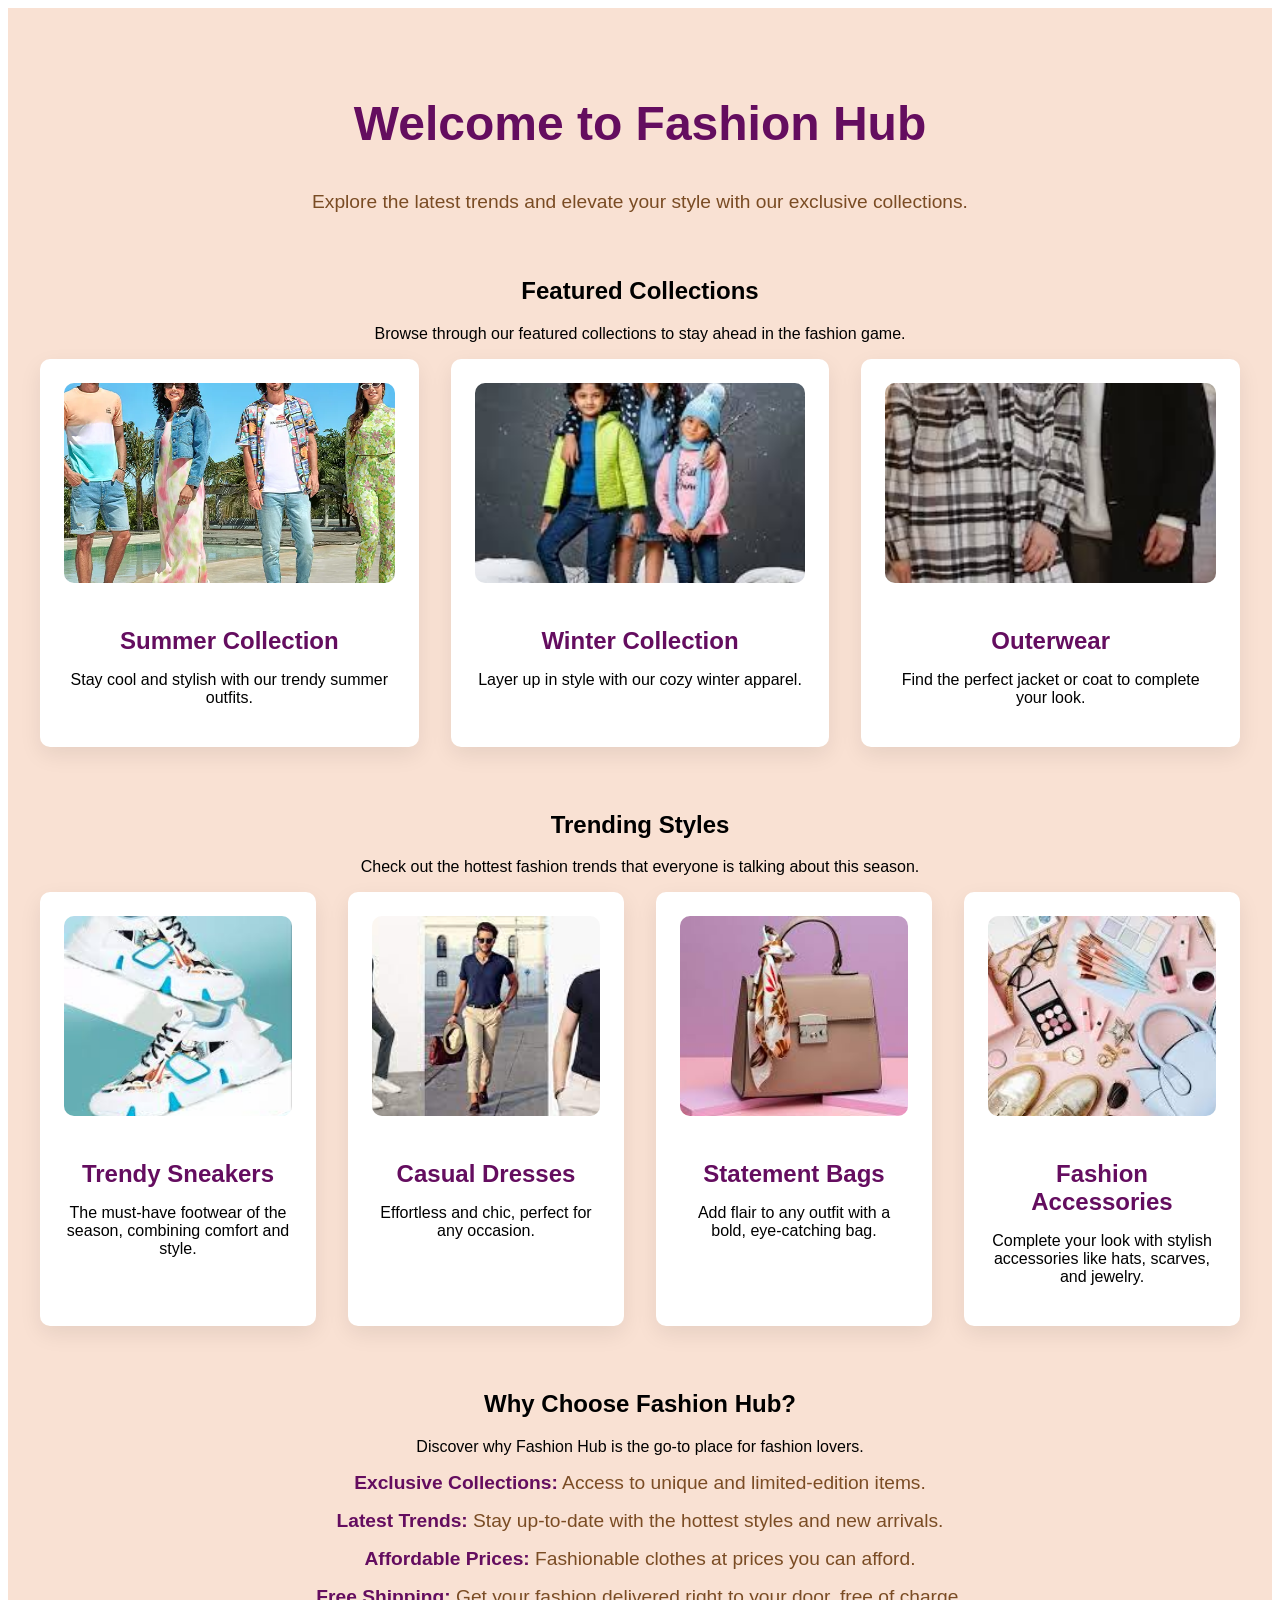
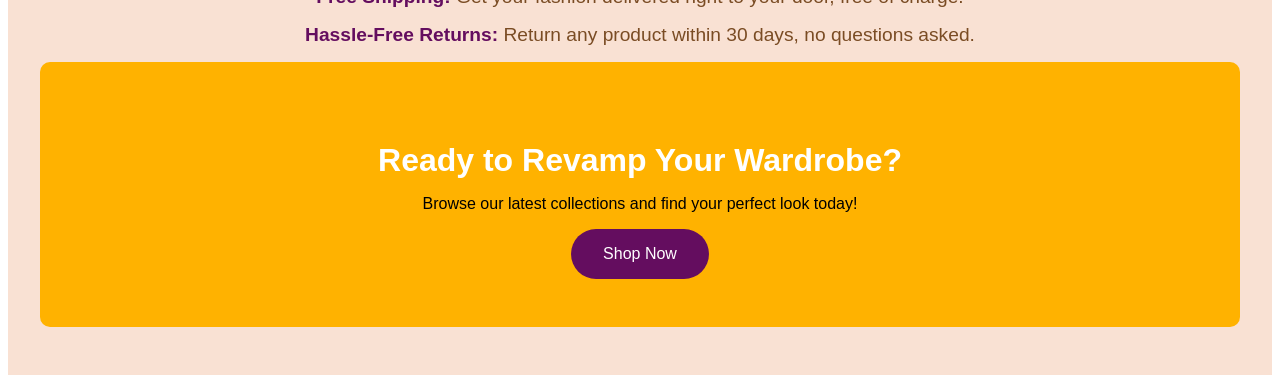
<file: fastion-hub.html>
<!DOCTYPE html>
<html lang="en">
<head>
  <meta charset="UTF-8">
  <meta name="viewport" content="width=device-width, initial-scale=1.0">
  <title>Document</title>
  <link rel="stylesheet" href="fastion-hub.css">
</head>
<body>
  
</body>
</html>
<!-- Fashion Hub Page -->
<section class="fashion-hub-section">
  <div class="fashion-container">
    
    <!-- Introduction Section -->
    <header class="fashion-header">
      <h1>Welcome to Fashion Hub</h1>
      <p class="fashion-tagline">Explore the latest trends and elevate your style with our exclusive collections.</p>
    </header>
    
    <!-- Featured Collections Section -->
    <section class="collections-section">
      <h2>Featured Collections</h2>
      <p class="section-description">Browse through our featured collections to stay ahead in the fashion game.</p>

      <div class="collections-grid">
        <!-- Collection 1 -->
        <div class="collection-card">
          <img src="summer collection.jpeg" alt="Collection 1">
          <h3>Summer Collection</h3>
          <p>Stay cool and stylish with our trendy summer outfits.</p>
        </div>

        <!-- Collection 2 -->
        <div class="collection-card">
          <img src="winter collection.jpg" alt="Collection 2">
          <h3>Winter Collection</h3>
          <p>Layer up in style with our cozy winter apparel.</p>
        </div>

        <!-- Collection 3 -->
        <div class="collection-card">
          <img src="outwear.jpg" alt="Collection 3">
          <h3>Outerwear</h3>
          <p>Find the perfect jacket or coat to complete your look.</p>
        </div>
      </div>
    </section>

    <!-- Trending Styles Section -->
    <section class="trending-section">
      <h2>Trending Styles</h2>
      <p class="section-description">Check out the hottest fashion trends that everyone is talking about this season.</p>

      <div class="trending-grid">
        <!-- Trending Item 1 -->
        <div class="trending-item">
          <img src="trendy sneakers.jpg" alt="Trending Item 1">
          <h3>Trendy Sneakers</h3>
          <p>The must-have footwear of the season, combining comfort and style.</p>
        </div>

        <!-- Trending Item 2 -->
        <div class="trending-item">
          <img src="casual dresses.jpg" alt="Trending Item 2">
          <h3>Casual Dresses</h3>
          <p>Effortless and chic, perfect for any occasion.</p>
        </div>

        <!-- Trending Item 3 -->
        <div class="trending-item">
          <img src="statement bags.jpg" alt="Trending Item 3">
          <h3>Statement Bags</h3>
          <p>Add flair to any outfit with a bold, eye-catching bag.</p>
        </div>

        <!-- Trending Item 4 -->
        <div class="trending-item">
          <img src="fashion accessories.jpg" alt="Trending Item 4">
          <h3>Fashion Accessories</h3>
          <p>Complete your look with stylish accessories like hats, scarves, and jewelry.</p>
        </div>
      </div>
    </section>

    <!-- Why Choose Fashion Hub Section -->
    <section class="why-choose-section">
      <h2>Why Choose Fashion Hub?</h2>
      <p class="section-description">Discover why Fashion Hub is the go-to place for fashion lovers.</p>

      <ul class="why-choose-list">
        <li><strong>Exclusive Collections:</strong> Access to unique and limited-edition items.</li>
        <li><strong>Latest Trends:</strong> Stay up-to-date with the hottest styles and new arrivals.</li>
        <li><strong>Affordable Prices:</strong> Fashionable clothes at prices you can afford.</li>
        <li><strong>Free Shipping:</strong> Get your fashion delivered right to your door, free of charge.</li>
        <li><strong>Hassle-Free Returns:</strong> Return any product within 30 days, no questions asked.</li>
      </ul>
    </section>

    <!-- Call to Action Section -->
    <section class="cta-section">
      <h3>Ready to Revamp Your Wardrobe?</h3>
      <p>Browse our latest collections and find your perfect look today!</p>
      <button class="cta-button">Shop Now</button>
    </section>

  </div>
</section>
</file>
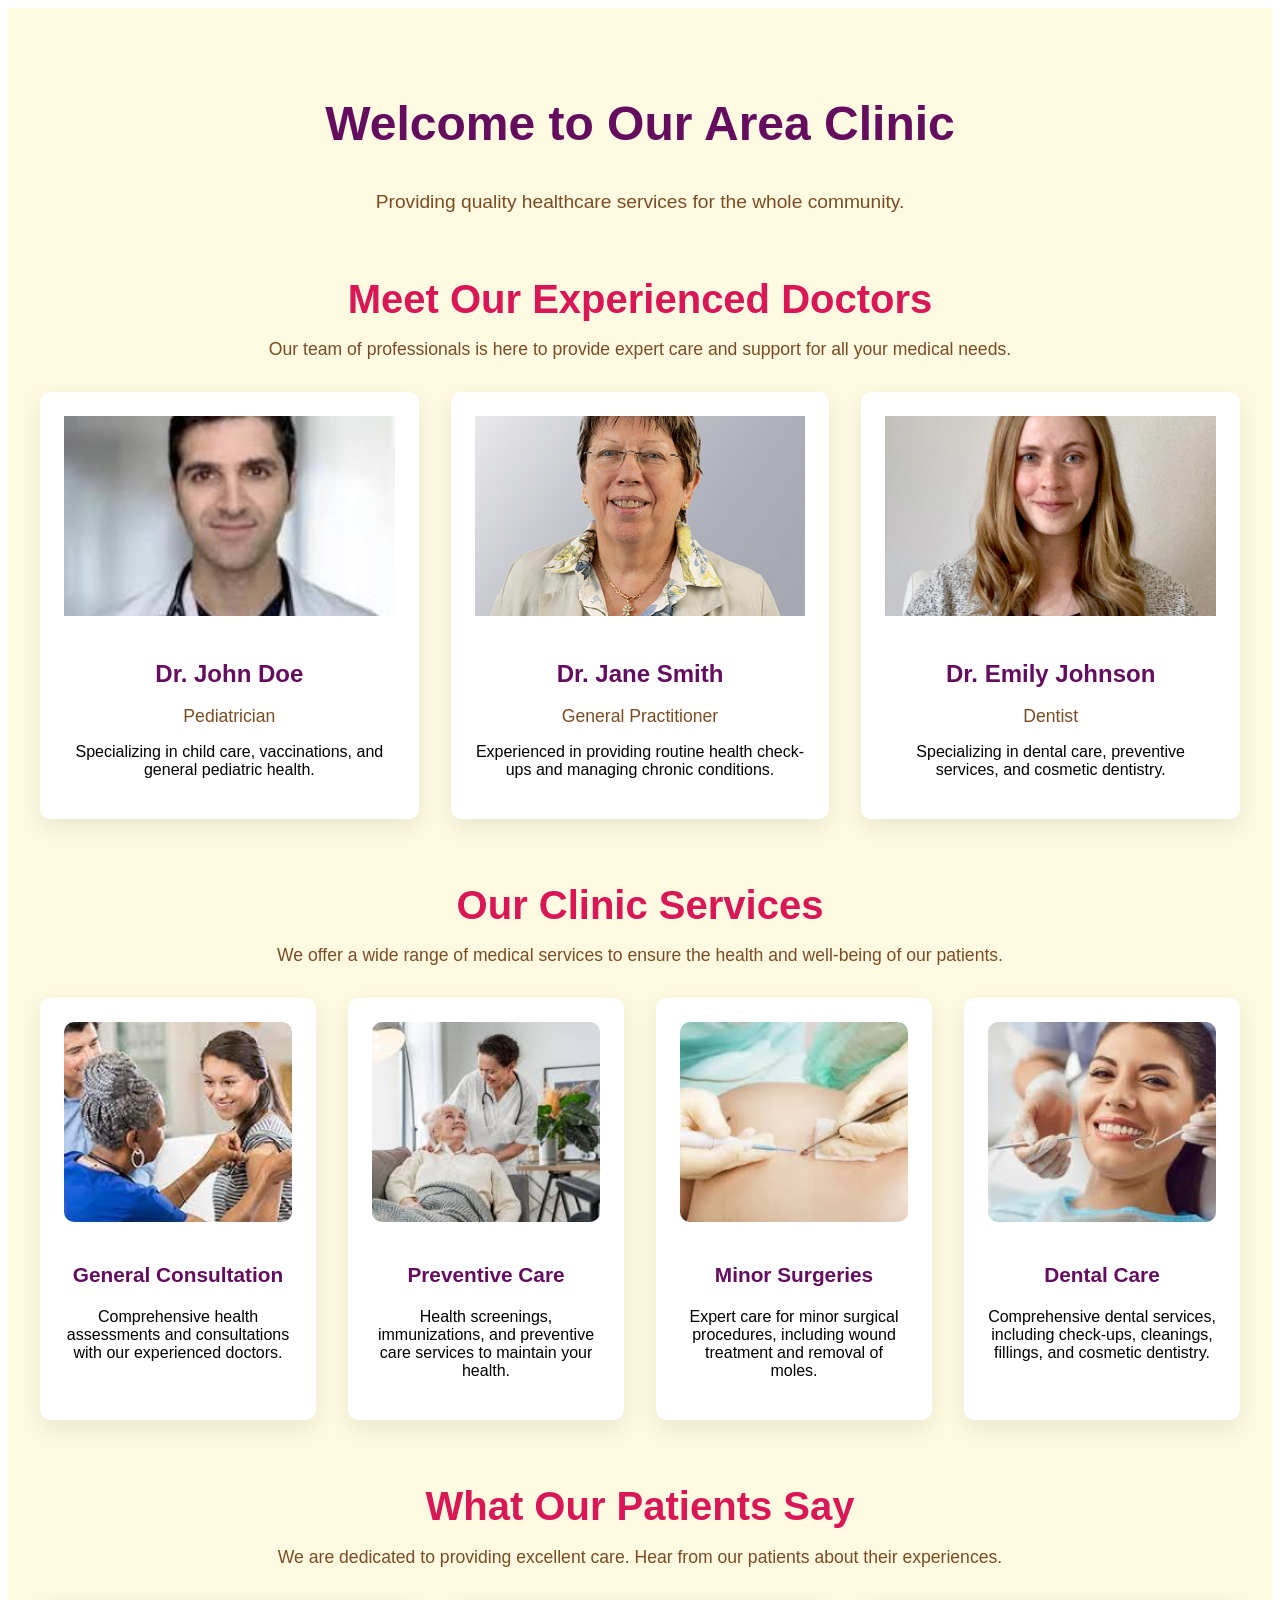
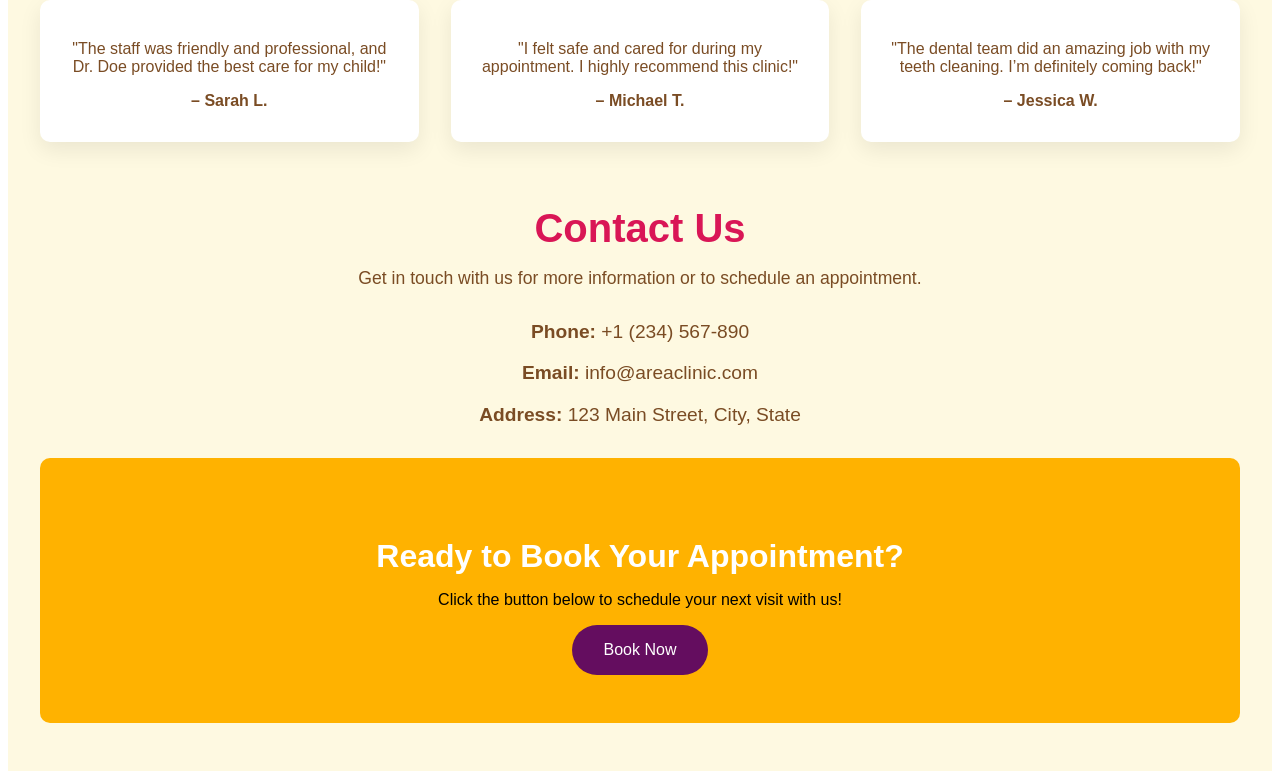
<file: online-clinic.html>
<!DOCTYPE html>
<html lang="en">
<head>
  <meta charset="UTF-8">
  <meta name="viewport" content="width=device-width, initial-scale=1.0">
  <title>Document</title>
  <link rel="stylesheet" href="online-clinic.css">
</head>
<body>
  

<!-- Area Clinic Page -->
<section class="clinic-section">
  <div class="clinic-container">
    
    <!-- Clinic Introduction Section -->
    <header class="clinic-header">
      <h1>Welcome to Our Area Clinic</h1>
      <p class="clinic-tagline">Providing quality healthcare services for the whole community.</p>
    </header>
    
    <!-- Our Doctors Section -->
    <section class="doctors-section">
      <h2>Meet Our Experienced Doctors</h2>
      <p class="section-description">Our team of professionals is here to provide expert care and support for all your medical needs.</p>

      <div class="doctors-grid">
        <!-- Doctor 1 -->
        <div class="doctor-card">
          <img src="dr joe.jpg" alt="Doctor 1">
          <h3>Dr. John Doe</h3>
          <p class="doctor-specialty">Pediatrician</p>
          <p>Specializing in child care, vaccinations, and general pediatric health.</p>
        </div>

        <!-- Doctor 2 -->
        <div class="doctor-card">
          <img src="dr jhon.jpg" alt="Doctor 2">
          <h3>Dr. Jane Smith</h3>
          <p class="doctor-specialty">General Practitioner</p>
          <p>Experienced in providing routine health check-ups and managing chronic conditions.</p>
        </div>

        <!-- Doctor 3 -->
        <div class="doctor-card">
          <img src="emily.jpg" alt="Doctor 3">
          <h3>Dr. Emily Johnson</h3>
          <p class="doctor-specialty">Dentist</p>
          <p>Specializing in dental care, preventive services, and cosmetic dentistry.</p>
        </div>
      </div>
    </section>

    <!-- Clinic Services Section -->
    <section class="services-section">
      <h2>Our Clinic Services</h2>
      <p class="section-description">We offer a wide range of medical services to ensure the health and well-being of our patients.</p>

      <div class="services-grid">
        <!-- Service 1 -->
        <div class="service-card">
          <img src="general.jpg" alt="Service 1">
          <h3>General Consultation</h3>
          <p>Comprehensive health assessments and consultations with our experienced doctors.</p>
        </div>

        <!-- Service 2 -->
        <div class="service-card">
          <img src="care.jpg" alt="Service 2">
          <h3>Preventive Care</h3>
          <p>Health screenings, immunizations, and preventive care services to maintain your health.</p>
        </div>

        <!-- Service 3 -->
        <div class="service-card">
          <img src="sergry.jpg" alt="Service 3">
          <h3>Minor Surgeries</h3>
          <p>Expert care for minor surgical procedures, including wound treatment and removal of moles.</p>
        </div>

        <!-- Service 4 -->
        <div class="service-card">
          <img src="dental.jpg" alt="Service 4">
          <h3>Dental Care</h3>
          <p>Comprehensive dental services, including check-ups, cleanings, fillings, and cosmetic dentistry.</p>
        </div>
      </div>
    </section>

    <!-- Patient Testimonials Section -->
    <section class="testimonials-section">
      <h2>What Our Patients Say</h2>
      <p class="section-description">We are dedicated to providing excellent care. Hear from our patients about their experiences.</p>

      <div class="testimonials-grid">
        <!-- Testimonial 1 -->
        <div class="testimonial-card">
          <p>"The staff was friendly and professional, and Dr. Doe provided the best care for my child!"</p>
          <p class="patient-name">– Sarah L.</p>
        </div>

        <!-- Testimonial 2 -->
        <div class="testimonial-card">
          <p>"I felt safe and cared for during my appointment. I highly recommend this clinic!"</p>
          <p class="patient-name">– Michael T.</p>
        </div>

        <!-- Testimonial 3 -->
        <div class="testimonial-card">
          <p>"The dental team did an amazing job with my teeth cleaning. I’m definitely coming back!"</p>
          <p class="patient-name">– Jessica W.</p>
        </div>
      </div>
    </section>

    <!-- Contact Information Section -->
    <section class="contact-section">
      <h2>Contact Us</h2>
      <p class="section-description">Get in touch with us for more information or to schedule an appointment.</p>

      <div class="contact-info">
        <p><strong>Phone:</strong> +1 (234) 567-890</p>
        <p><strong>Email:</strong> info@areaclinic.com</p>
        <p><strong>Address:</strong> 123 Main Street, City, State</p>
      </div>

      <!-- Call to Action -->
      <div class="cta-section">
        <h3>Ready to Book Your Appointment?</h3>
        <p>Click the button below to schedule your next visit with us!</p>
        <button class="cta-button">Book Now</button>
      </div>
    </section>
    
  </div>
</section>
</body>
</html>
</file>
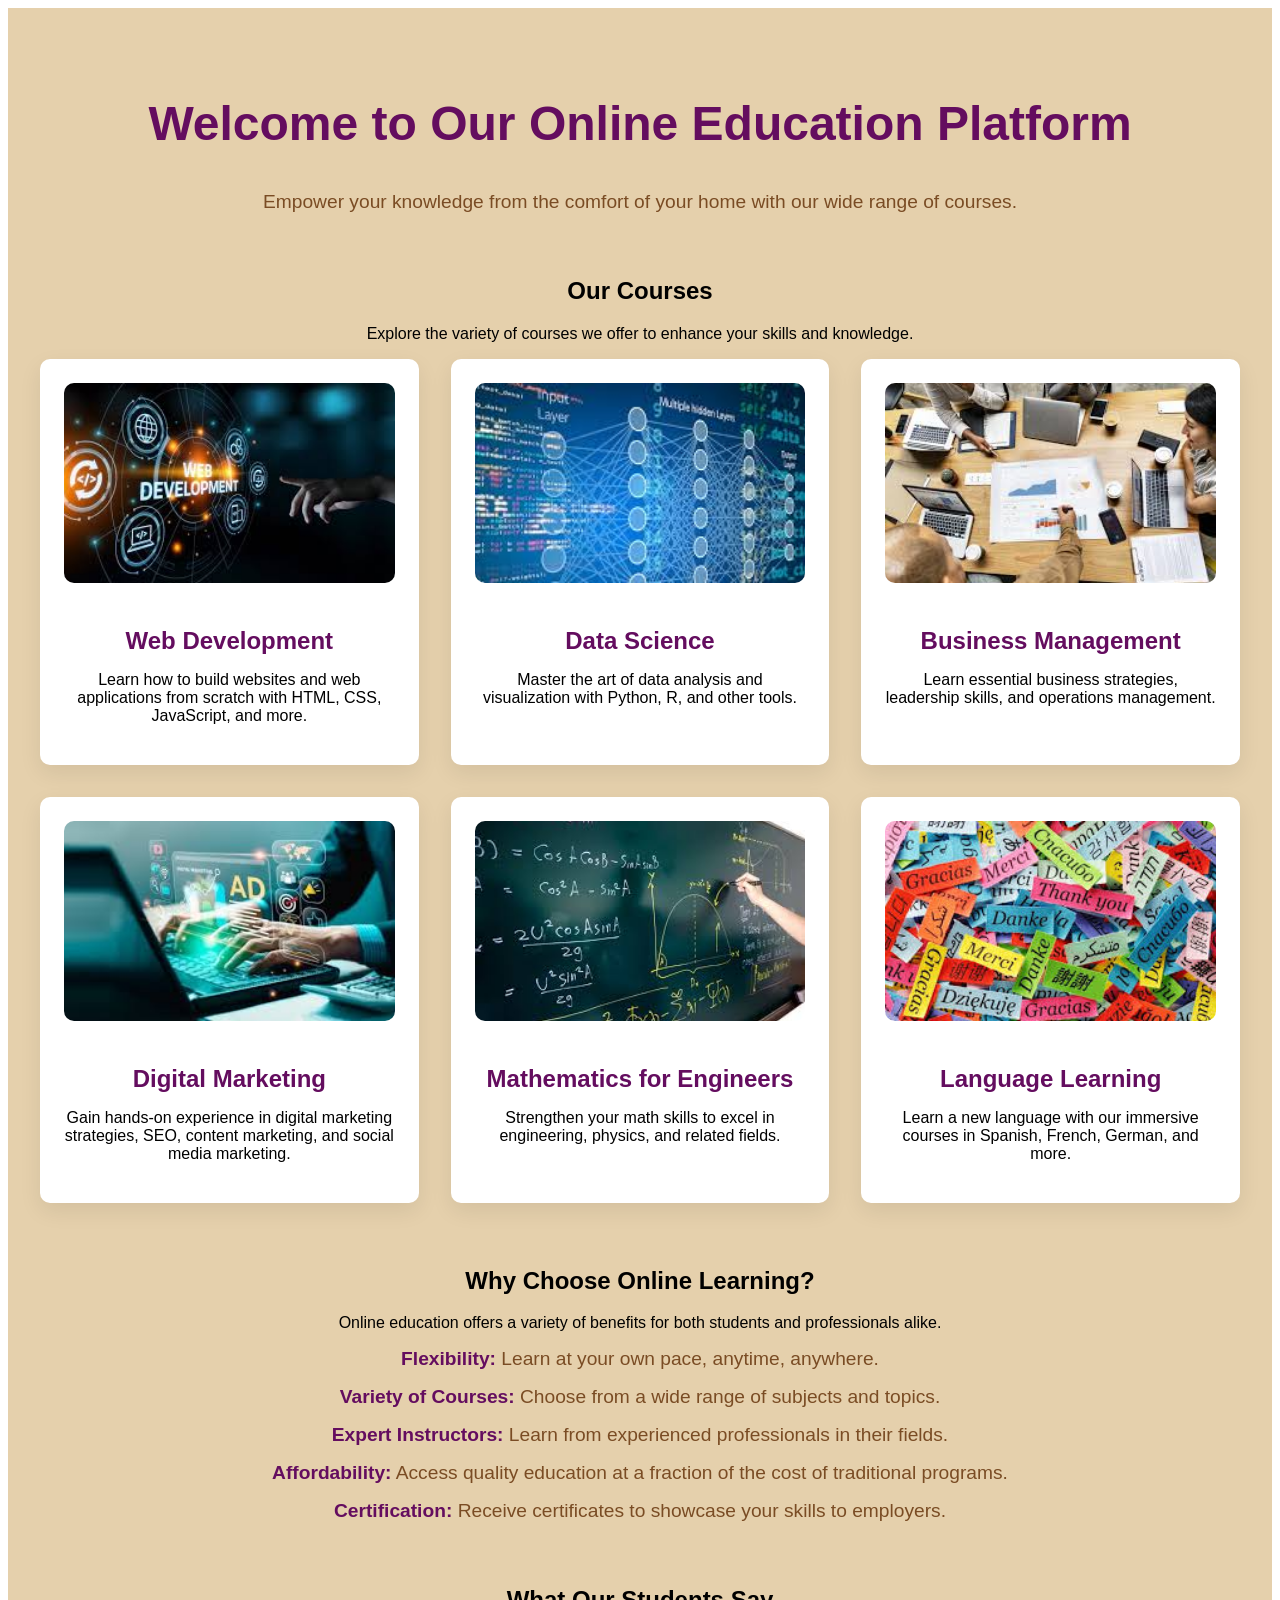
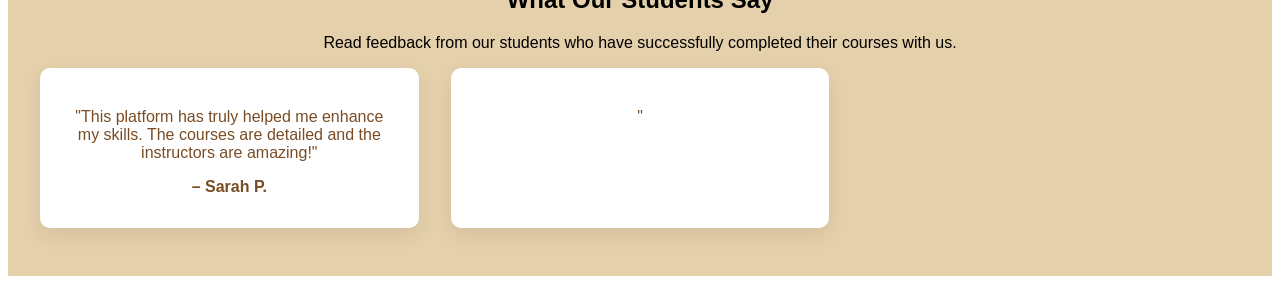
<file: online-education.html>
<!DOCTYPE html>
<html lang="en">
<head>
  <meta charset="UTF-8">
  <meta name="viewport" content="width=device-width, initial-scale=1.0">
  <title>Document</title>
  <link rel="stylesheet" href="online-education.css">
</head>
<body>
  
</body>
</html>
<!-- Online Education Page -->
<section class="education-section">
  <div class="education-container">
    
    <!-- Introduction Section -->
    <header class="education-header">
      <h1>Welcome to Our Online Education Platform</h1>
      <p class="education-tagline">Empower your knowledge from the comfort of your home with our wide range of courses.</p>
    </header>
    
    <!-- Courses Offered Section -->
    <section class="courses-section">
      <h2>Our Courses</h2>
      <p class="section-description">Explore the variety of courses we offer to enhance your skills and knowledge.</p>

      <div class="courses-grid">
        <!-- Course 1 -->
        <div class="course-card">
          <img src="web development.jpg" alt="Course 1">
          <h3>Web Development</h3>
          <p>Learn how to build websites and web applications from scratch with HTML, CSS, JavaScript, and more.</p>
        </div>

        <!-- Course 2 -->
        <div class="course-card">
          <img src="data science.jpg" alt="Course 2">
          <h3>Data Science</h3>
          <p>Master the art of data analysis and visualization with Python, R, and other tools.</p>
        </div>

        <!-- Course 3 -->
        <div class="course-card">
          <img src="business management.jpg" alt="Course 3">
          <h3>Business Management</h3>
          <p>Learn essential business strategies, leadership skills, and operations management.</p>
        </div>

        <!-- Course 4 -->
        <div class="course-card">
          <img src="digital marketing.jpg" alt="Course 4">
          <h3>Digital Marketing</h3>
          <p>Gain hands-on experience in digital marketing strategies, SEO, content marketing, and social media marketing.</p>
        </div>

        <!-- Course 5 -->
        <div class="course-card">
          <img src="mathematics for engineering.jpg" alt="Course 5">
          <h3>Mathematics for Engineers</h3>
          <p>Strengthen your math skills to excel in engineering, physics, and related fields.</p>
        </div>

        <!-- Course 6 -->
        <div class="course-card">
          <img src="language learnig.jpg" alt="Course 6">
          <h3>Language Learning</h3>
          <p>Learn a new language with our immersive courses in Spanish, French, German, and more.</p>
        </div>
      </div>
    </section>

    <!-- Benefits Section -->
    <section class="benefits-section">
      <h2>Why Choose Online Learning?</h2>
      <p class="section-description">Online education offers a variety of benefits for both students and professionals alike.</p>

      <ul class="benefits-list">
        <li><strong>Flexibility:</strong> Learn at your own pace, anytime, anywhere.</li>
        <li><strong>Variety of Courses:</strong> Choose from a wide range of subjects and topics.</li>
        <li><strong>Expert Instructors:</strong> Learn from experienced professionals in their fields.</li>
        <li><strong>Affordability:</strong> Access quality education at a fraction of the cost of traditional programs.</li>
        <li><strong>Certification:</strong> Receive certificates to showcase your skills to employers.</li>
      </ul>
    </section>

    <!-- Student Testimonials Section -->
    <section class="testimonials-section">
      <h2>What Our Students Say</h2>
      <p class="section-description">Read feedback from our students who have successfully completed their courses with us.</p>

      <div class="testimonials-grid">
        <!-- Testimonial 1 -->
        <div class="testimonial-card">
          <p>"This platform has truly helped me enhance my skills. The courses are detailed and the instructors are amazing!"</p>
          <p class="student-name">– Sarah P.</p>
        </div>

        <!-- Testimonial 2 -->
        <div class="testimonial-card">
          <p>"
</file>
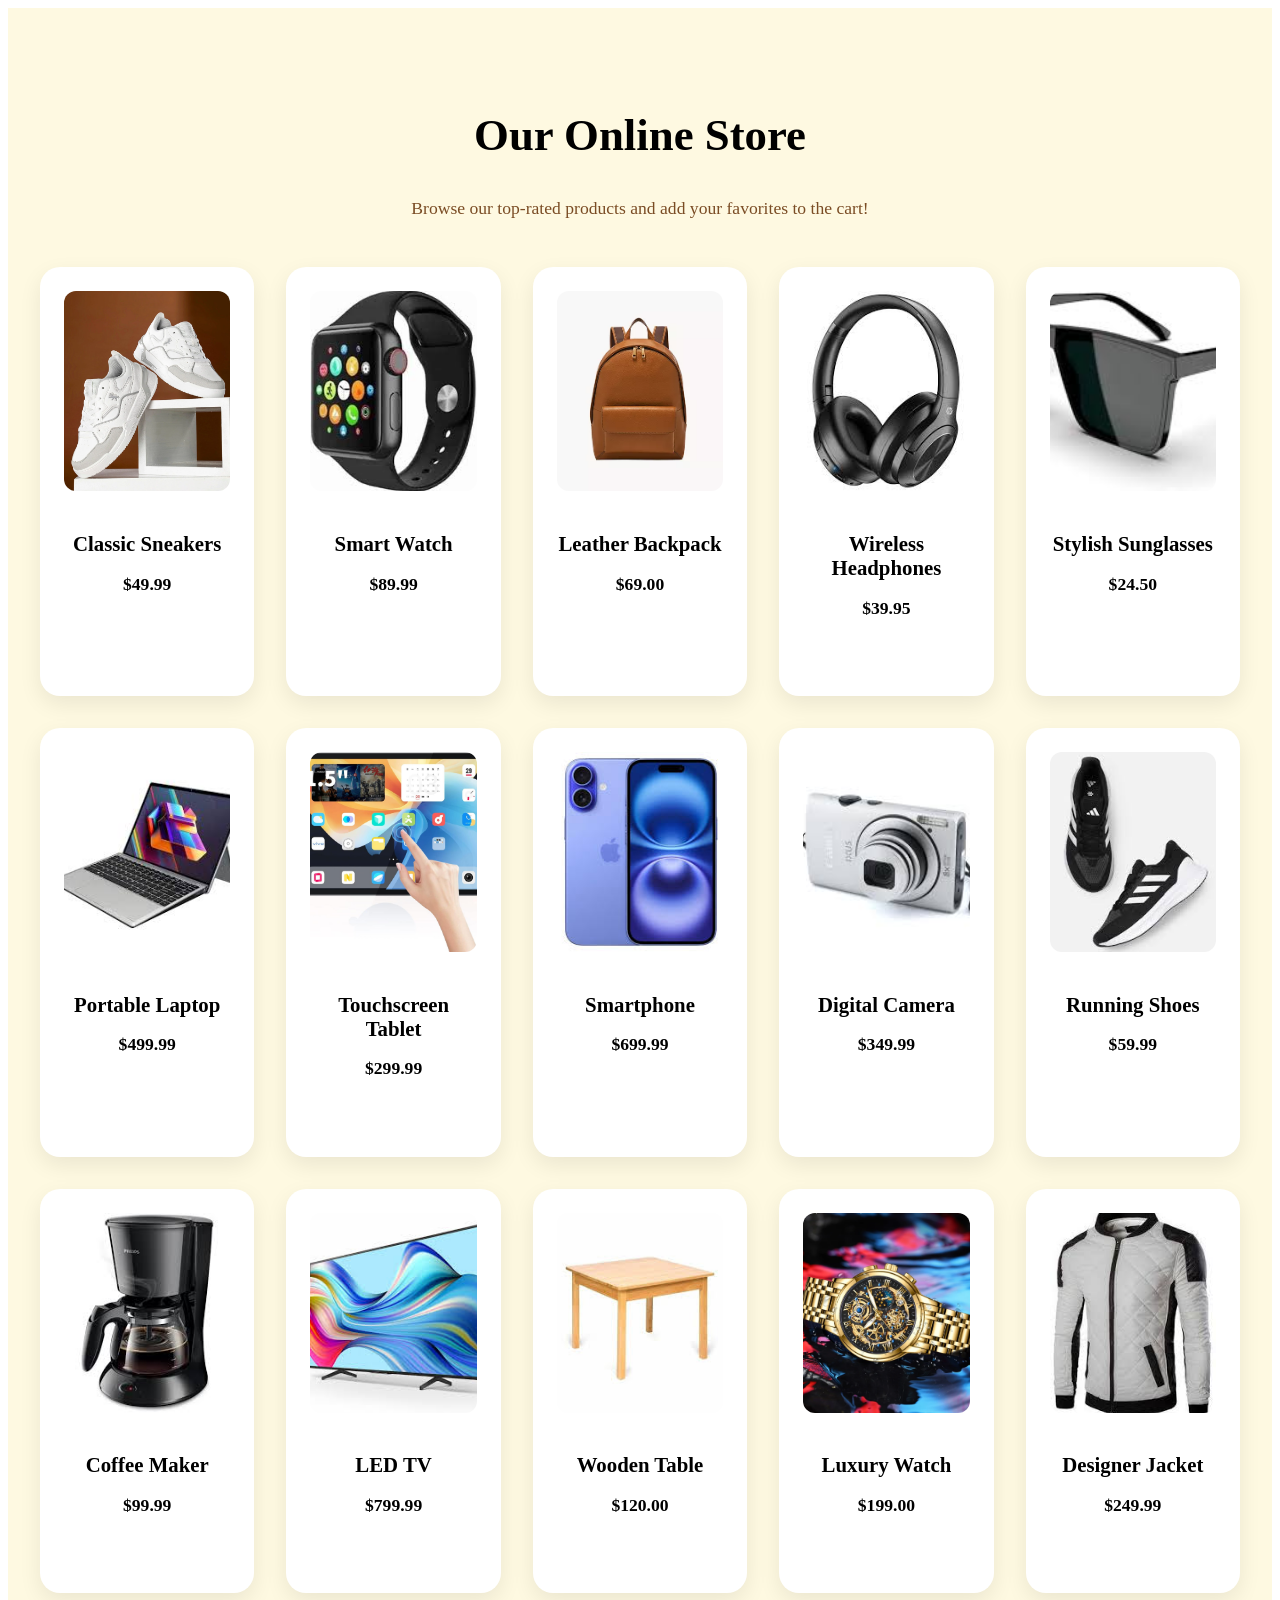
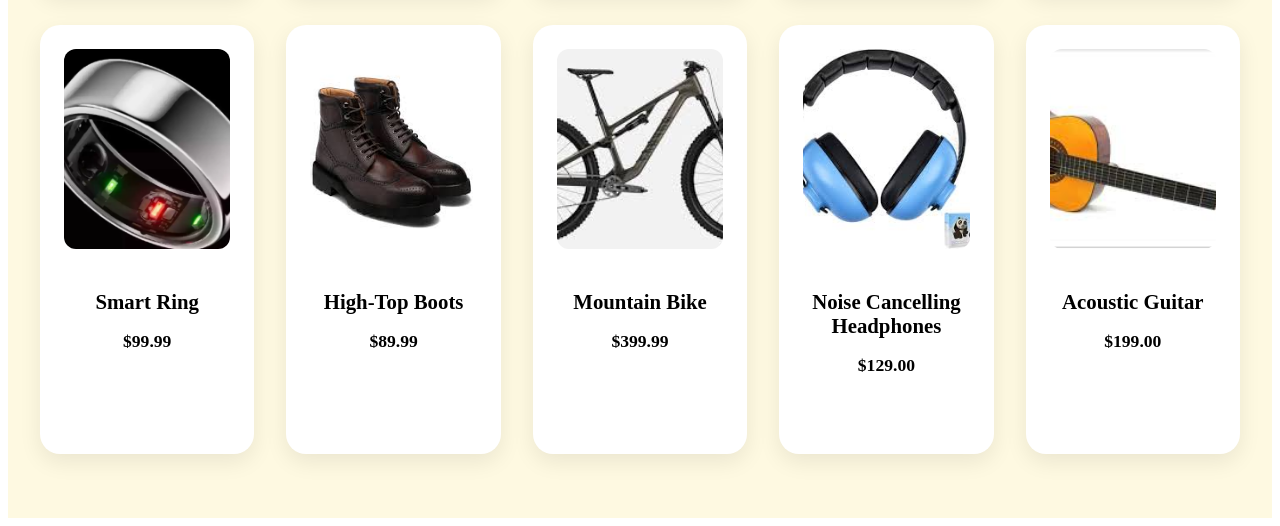
<file: online.html>
<!DOCTYPE html>
<html lang="en">
<head>
  <meta charset="UTF-8">
  <meta name="viewport" content="width=device-width, initial-scale=1.0">
  <title>Document</title>
  <link rel="stylesheet" href="online.css">
</head>
<body>
  <!-- Online Store Section -->
<section class="store-section">
  <div class="store-container">
    <h2>Our Online Store</h2>
    <p class="store-tagline">Browse our top-rated products and add your favorites to the cart!</p>
    
    <div class="product-grid">

      <!-- Product Card 1 -->
      <div class="product-card">
        <img src="classical sneakers.jpeg" alt="Product 1" />
        <h3>Classic Sneakers</h3>
        <p class="price">$49.99</p>
        <button>Add to Cart</button>
      </div>

      <!-- Product Card 2 -->
      <div class="product-card">
        <img src="smart watch.jpg" alt="Product 2" />
        <h3>Smart Watch</h3>
        <p class="price">$89.99</p>
        <button>Add to Cart</button>
      </div>

      <!-- Product Card 3 -->
      <div class="product-card">
        <img src="leather bagpack.jpeg" alt="Product 3" />
        <h3>Leather Backpack</h3>
        <p class="price">$69.00</p>
        <button>Add to Cart</button>
      </div>

      <!-- Product Card 4 -->
      <div class="product-card">
        <img src="wireless headphones.jpg" alt="Product 4" />
        <h3>Wireless Headphones</h3>
        <p class="price">$39.95</p>
        <button>Add to Cart</button>
      </div>

      <!-- Product Card 5 -->
      <div class="product-card">
        <img src="stylish sunglasses.jpg" alt="Product 5" />
        <h3>Stylish Sunglasses</h3>
        <p class="price">$24.50</p>
        <button>Add to Cart</button>
      </div>

      <!-- Product Card 6 -->
      <div class="product-card">
        <img src="portable laptop.jpg" alt="Product 6" />
        <h3>Portable Laptop</h3>
        <p class="price">$499.99</p>
        <button>Add to Cart</button>
      </div>

      <!-- Product Card 7 -->
      <div class="product-card">
        <img src="touchscreen tablet.jpg" alt="Product 7" />
        <h3>Touchscreen Tablet</h3>
        <p class="price">$299.99</p>
        <button>Add to Cart</button>
      </div>

      <!-- Product Card 8 -->
      <div class="product-card">
        <img src="smartphone.jpg" alt="Product 8" />
        <h3>Smartphone</h3>
        <p class="price">$699.99</p>
        <button>Add to Cart</button>
      </div>

      <!-- Product Card 9 -->
      <div class="product-card">
        <img src="digital camera.jpg" alt="Product 9" />
        <h3>Digital Camera</h3>
        <p class="price">$349.99</p>
        <button>Add to Cart</button>
      </div>

      <!-- Product Card 10 -->
      <div class="product-card">
        <img src="running shoes.jpg" alt="Product 10" />
        <h3>Running Shoes</h3>
        <p class="price">$59.99</p>
        <button>Add to Cart</button>
      </div>

      <!-- Product Card 11 -->
      <div class="product-card">
        <img src="coffee maker.jpg" alt="Product 11" />
        <h3>Coffee Maker</h3>
        <p class="price">$99.99</p>
        <button>Add to Cart</button>
      </div>

      <!-- Product Card 12 -->
      <div class="product-card">
        <img src="led tv.jpg" alt="Product 12" />
        <h3>LED TV</h3>
        <p class="price">$799.99</p>
        <button>Add to Cart</button>
      </div>

      <!-- Product Card 13 -->
      <div class="product-card">
        <img src="wooden table.jpg" alt="Product 13" />
        <h3>Wooden Table</h3>
        <p class="price">$120.00</p>
        <button>Add to Cart</button>
      </div>

      <!-- Product Card 14 -->
      <div class="product-card">
        <img src="luxary watch.jpeg" alt="Product 14" />
        <h3>Luxury Watch</h3>
        <p class="price">$199.00</p>
        <button>Add to Cart</button>
      </div>

      <!-- Product Card 15 -->
      <div class="product-card">
        <img src="designer jacket.jpg" alt="Product 15" />
        <h3>Designer Jacket</h3>
        <p class="price">$249.99</p>
        <button>Add to Cart</button>
      </div>

      <!-- Product Card 16 -->
      <div class="product-card">
        <img src="smart-ring.jpeg" alt="Product 16" />
        <h3>Smart Ring</h3>
        <p class="price">$99.99</p>
        <button>Add to Cart</button>
      </div>

      <!-- Product Card 17 -->
      <div class="product-card">
        <img src="high top boots.jpg" alt="Product 17" />
        <h3>High-Top Boots</h3>
        <p class="price">$89.99</p>
        <button>Add to Cart</button>
      </div>

      <!-- Product Card 18 -->
      <div class="product-card">
        <img src="mountain bikes.jpg" alt="Product 18" />
        <h3>Mountain Bike</h3>
        <p class="price">$399.99</p>
        <button>Add to Cart</button>
      </div>

      <!-- Product Card 19 -->
      <div class="product-card">
        <img src="noise cancelling headphones.jpg" alt="Product 19" />
        <h3>Noise Cancelling Headphones</h3>
        <p class="price">$129.00</p>
        <button>Add to Cart</button>
      </div>

      <!-- Product Card 20 -->
      <div class="product-card">
        <img src="acoustic guitar.jpg" alt="Product 20" />
        <h3>Acoustic Guitar</h3>
        <p class="price">$199.00</p>
        <button>Add to Cart</button>
      </div>

    </div>
  </div>
</section>

</body>
</html>
</file>
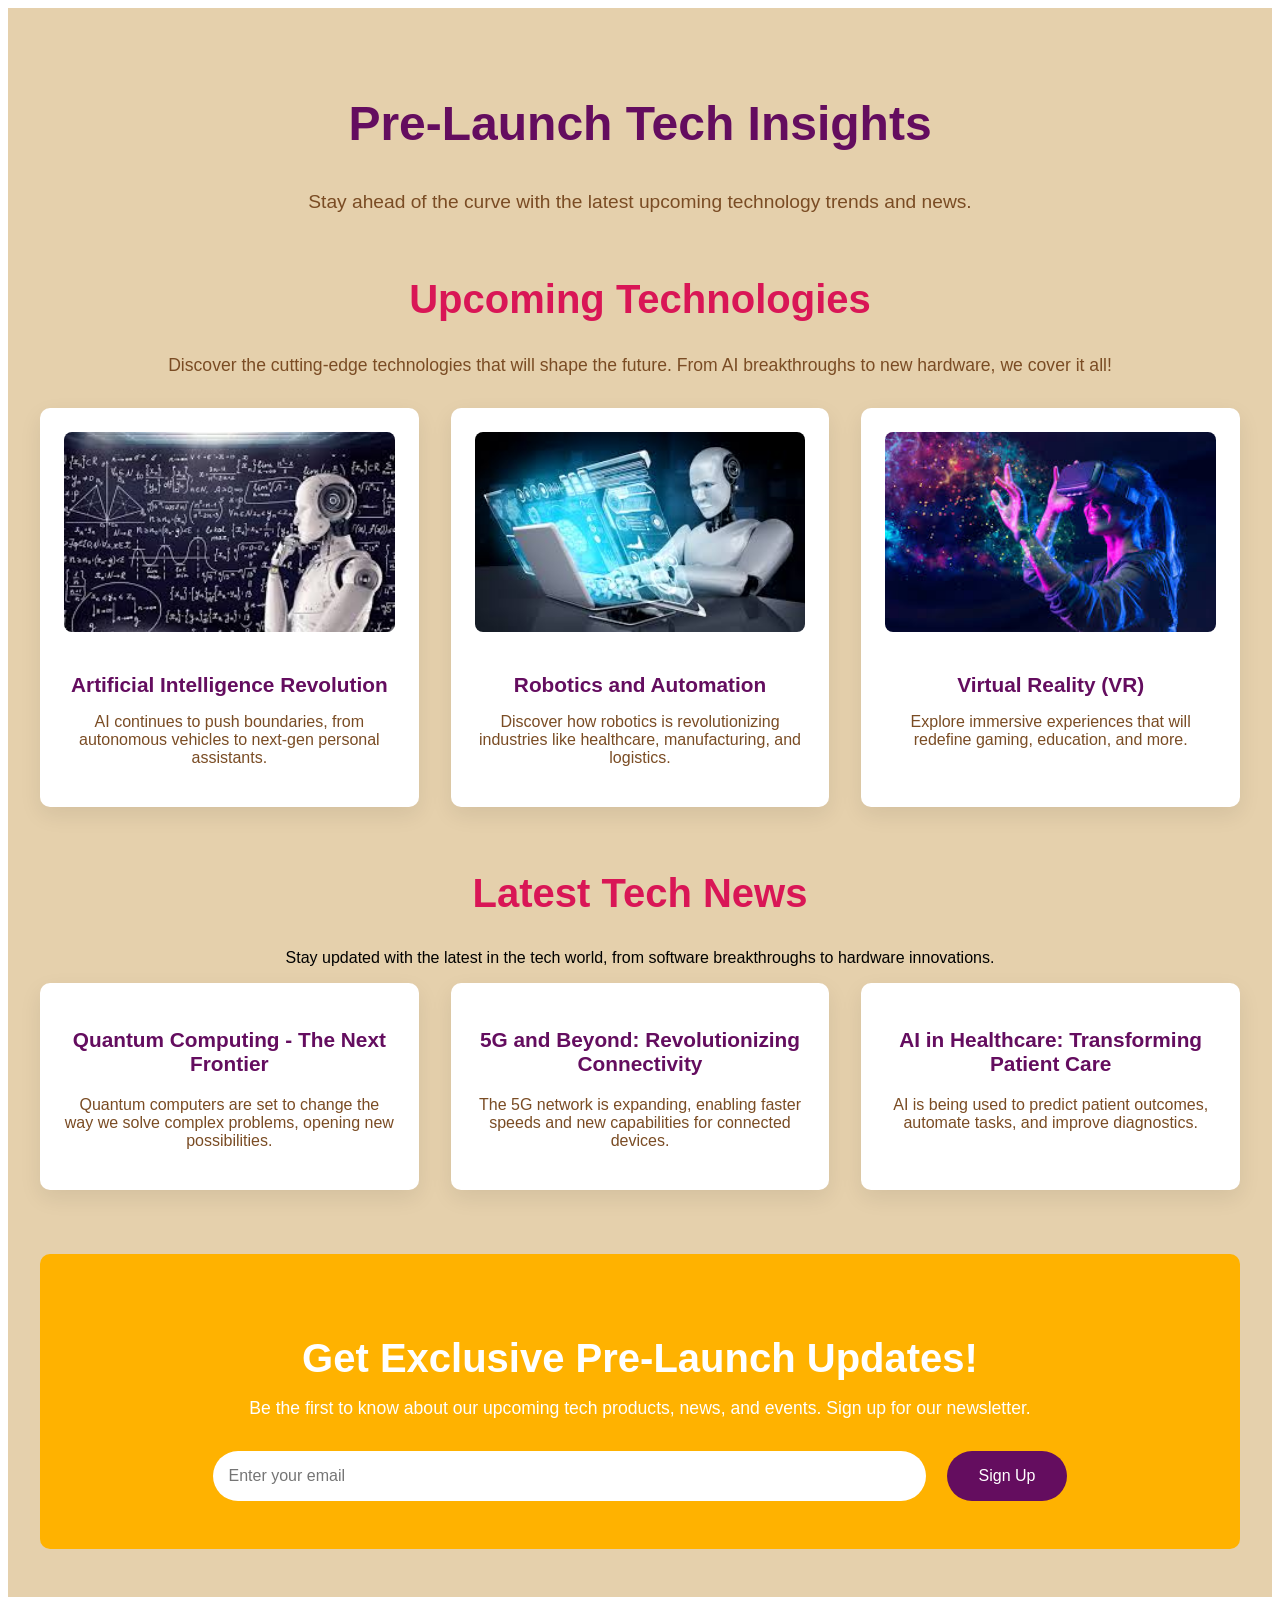
<file: pre-launch.html>
<!DOCTYPE html>
<html lang="en">
<head>
  <meta charset="UTF-8">
  <meta name="viewport" content="width=device-width, initial-scale=1.0">
  <title>Pre-Launch Tech Insights</title>
  <link rel="stylesheet" href="pre-launch.css">
</head>
<body>

<!-- Pre-Launch Tech Info Page -->

<section class="tech-info-section">
  <div class="tech-info-container">
    <header class="tech-info-header">
      <h1>Pre-Launch Tech Insights</h1>
      <p class="tech-info-tagline">Stay ahead of the curve with the latest upcoming technology trends and news.</p>
    </header>
    
    <div class="tech-info-body">

      <!-- Section 1: Upcoming Technologies -->
      <section class="tech-upcoming">
        <h2>Upcoming Technologies</h2>
        <p class="section-description">Discover the cutting-edge technologies that will shape the future. From AI breakthroughs to new hardware, we cover it all!</p>

        <div class="tech-cards">
          <!-- Tech Card 1 -->
          <div class="tech-card">
            <img src="ai revolution.jpg" alt="AI Tech">
            <h3>Artificial Intelligence Revolution</h3>
            <p class="tech-summary">AI continues to push boundaries, from autonomous vehicles to next-gen personal assistants.</p>
          </div>

          <!-- Tech Card 2 -->
          <div class="tech-card">
            <img src="robotics and automation.jpg" alt="Robotics">
            <h3>Robotics and Automation</h3>
            <p class="tech-summary">Discover how robotics is revolutionizing industries like healthcare, manufacturing, and logistics.</p>
          </div>

          <!-- Tech Card 3 -->
          <div class="tech-card">
            <img src="virtual reality.jpg" alt="Virtual Reality">
            <h3>Virtual Reality (VR)</h3>
            <p class="tech-summary">Explore immersive experiences that will redefine gaming, education, and more.</p>
          </div>
        </div>
      </section>

      <!-- Section 2: Tech News -->
      <section class="tech-news">
        <h2>Latest Tech News</h2>
        <p class="section-description">Stay updated with the latest in the tech world, from software breakthroughs to hardware innovations.</p>

        <div class="news-cards">
          <!-- News Card 1 -->
          <div class="news-card">
            <h3>Quantum Computing - The Next Frontier</h3>
            <p class="news-summary">Quantum computers are set to change the way we solve complex problems, opening new possibilities.</p>
          </div>

          <!-- News Card 2 -->
          <div class="news-card">
            <h3>5G and Beyond: Revolutionizing Connectivity</h3>
            <p class="news-summary">The 5G network is expanding, enabling faster speeds and new capabilities for connected devices.</p>
          </div>

          <!-- News Card 3 -->
          <div class="news-card">
            <h3>AI in Healthcare: Transforming Patient Care</h3>
            <p class="news-summary">AI is being used to predict patient outcomes, automate tasks, and improve diagnostics.</p>
          </div>
        </div>
      </section>

      <!-- Call to Action: Sign up for Updates -->
      <section class="cta-section">
        <h2>Get Exclusive Pre-Launch Updates!</h2>
        <p>Be the first to know about our upcoming tech products, news, and events. Sign up for our newsletter.</p>
        <form class="cta-form">
          <input type="email" placeholder="Enter your email" required>
          <button type="submit">Sign Up</button>
        </form>
      </section>

    </div>
  </div>
</section>
  
</body>
</html>
</file>
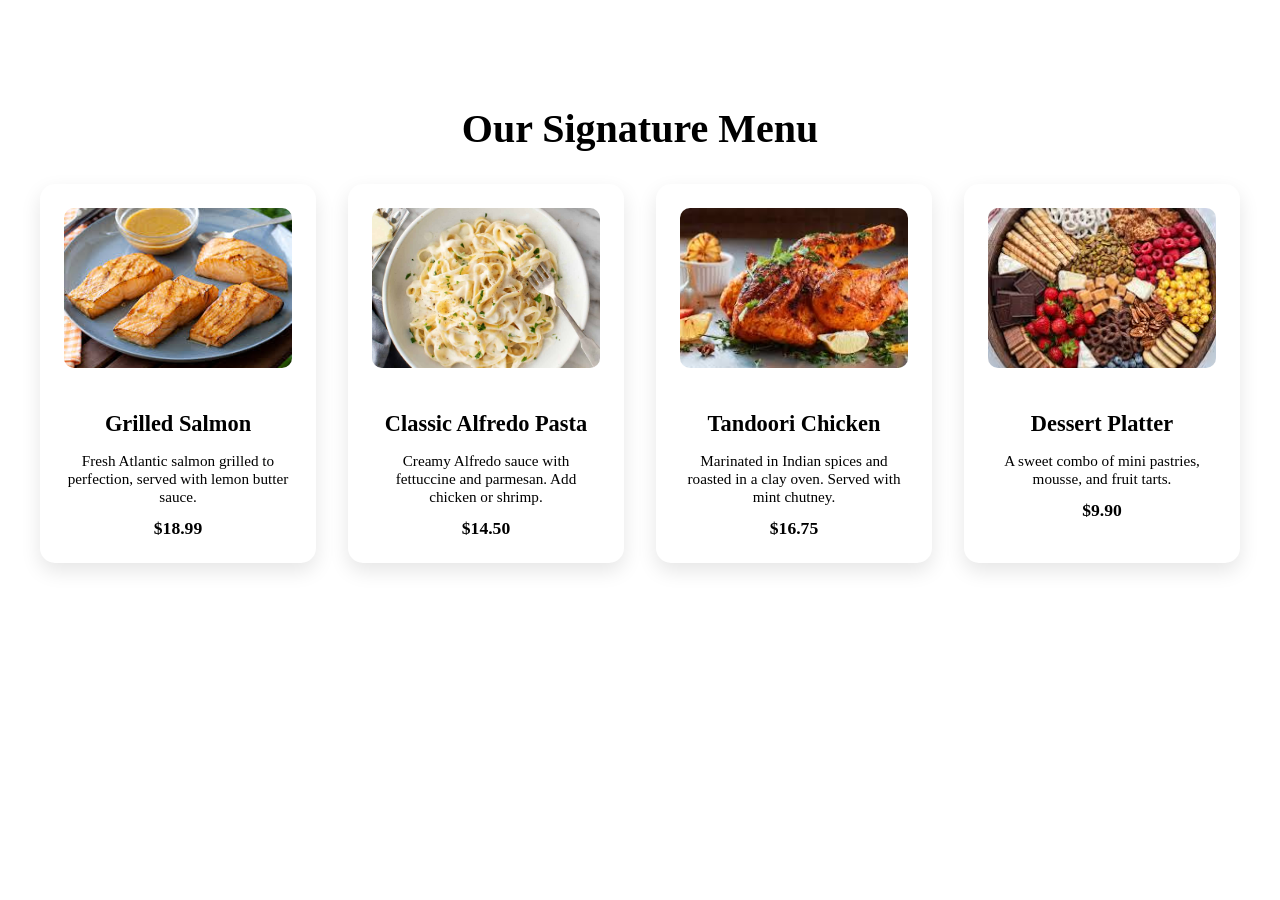
<file: restarurant.html>
<!DOCTYPE html>
<html lang="en">
<head>
  <meta charset="UTF-8">
  <meta name="viewport" content="width=device-width, initial-scale=1.0">
  <title>Restarurant</title>
  <link rel="stylesheet" href="restarurant.css">
</head>
<body>
  
</body>
</html><!-- Menu Section -->
<section class="menu">
  <div class="menu-container">
    <h2>Our Signature Menu</h2>
    <div class="menu-grid">
      
      <!-- Dish Card -->
      <div class="menu-item">
        <img src="images.jpg" alt="Grilled Salmon">
        <h3>Grilled Salmon</h3>
        <p>Fresh Atlantic salmon grilled to perfection, served with lemon butter sauce.</p>
        <span class="price">$18.99</span>
      </div>

      <div class="menu-item">
        <img src="fettuccine-alfredo.jpg" alt="Pasta Alfredo">
        <h3>Classic Alfredo Pasta</h3>
        <p>Creamy Alfredo sauce with fettuccine and parmesan. Add chicken or shrimp.</p>
        <span class="price">$14.50</span>
      </div>

      <div class="menu-item">
        <img src="download.jpg" alt="Tandoori Chicken">
        <h3>Tandoori Chicken</h3>
        <p>Marinated in Indian spices and roasted in a clay oven. Served with mint chutney.</p>
        <span class="price">$16.75</span>
      </div>

      <div class="menu-item">
        <img src="images (1).jpg" alt="Dessert Platter">
        <h3>Dessert Platter</h3>
        <p>A sweet combo of mini pastries, mousse, and fruit tarts.</p>
        <span class="price">$9.90</span>
      </div>

    </div>
  </div>
</section>
</file>
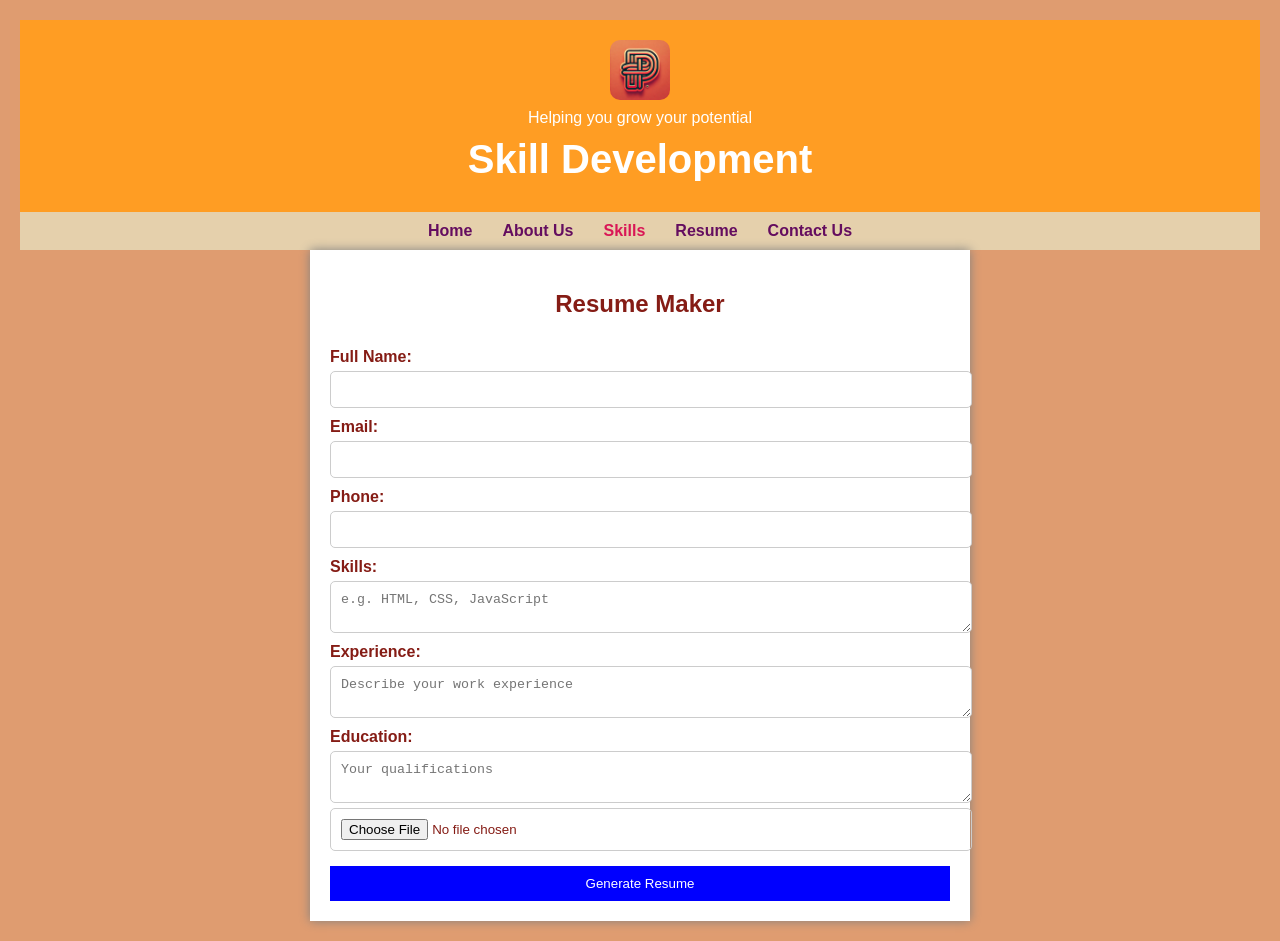
<file: resume.html>
<!DOCTYPE html>
<html lang="en">
<head>
  <meta charset="UTF-8" />
  <meta name="viewport" content="width=device-width, initial-scale=1.0"/>
  <title>Skills - Personal Portfolio</title>
  <link rel="icon" href="logp.ico" type="image/icon" />
  <link rel="stylesheet" href="resume.css" />
</head>
<body>

  
  <header>
   <div class="header-content">
      <img class="logo" src="logp.jpg" alt="Logo" />
      <p class="intro-text">Helping you grow your potential</p>
    </div>
    <h1 class="header-title">Skill Development</h1>
  </header>

  <!-- Navigation -->
  <nav class="nav-bar">
    <ul>
      <li><a href="index.html" class="nav-link">Home</a></li>
      <li><a href="aboutus-1.html" class="nav-link">About Us</a></li>
      <li><a href="skills.html" class="nav-link active">Skills</a></li>
      <li><a href="resume.html" class="nav-link">Resume</a></li>
      <li><a href="contactus.html" class="nav-link">Contact Us</a></li>
    </ul>
  
  
  
  <!DOCTYPE html>
  <html lang="en">
  <head>
      <meta charset="UTF-8">
      <meta name="viewport" content="width=device-width, initial-scale=1.0">
      <title>Resume Maker</title>
      <link rel="stylesheet" href="resume.css">
  </head>
  <body>
      <div class="container">
          <h2>Resume Maker</h2>
          <form id="resumeForm">
              <label>Full Name:</label>
              <input type="text" id="name"  required>
  
              <label>Email:</label>
              <input type="email" id="email" required>
  
              <label>Phone:</label>
              <input type="text" id="phone" required>
  
              <label>Skills:</label>
              <textarea id="skills" placeholder="e.g. HTML, CSS, JavaScript"></textarea>
             
  
              <label>Experience:</label>
              <textarea id="experience" placeholder="Describe your work experience"></textarea>
  
              <label>Education:</label>
              <textarea id="education" placeholder="Your qualifications"></textarea>
              <input type="file">
  
              <button type="button" onclick="generateResume()">Generate Resume</button>
          </form>
  
          <div id="resumeOutput" class="hidden">
              <h2>Generated Resume</h2>
              <div id="resumeContent"></div>
              <button onclick="printResume()">Print Resume</button>
          </div>
      </div>
  
      <script src="resume.js"></script>
  </body>
  </html>
</body>
</html>
</file>
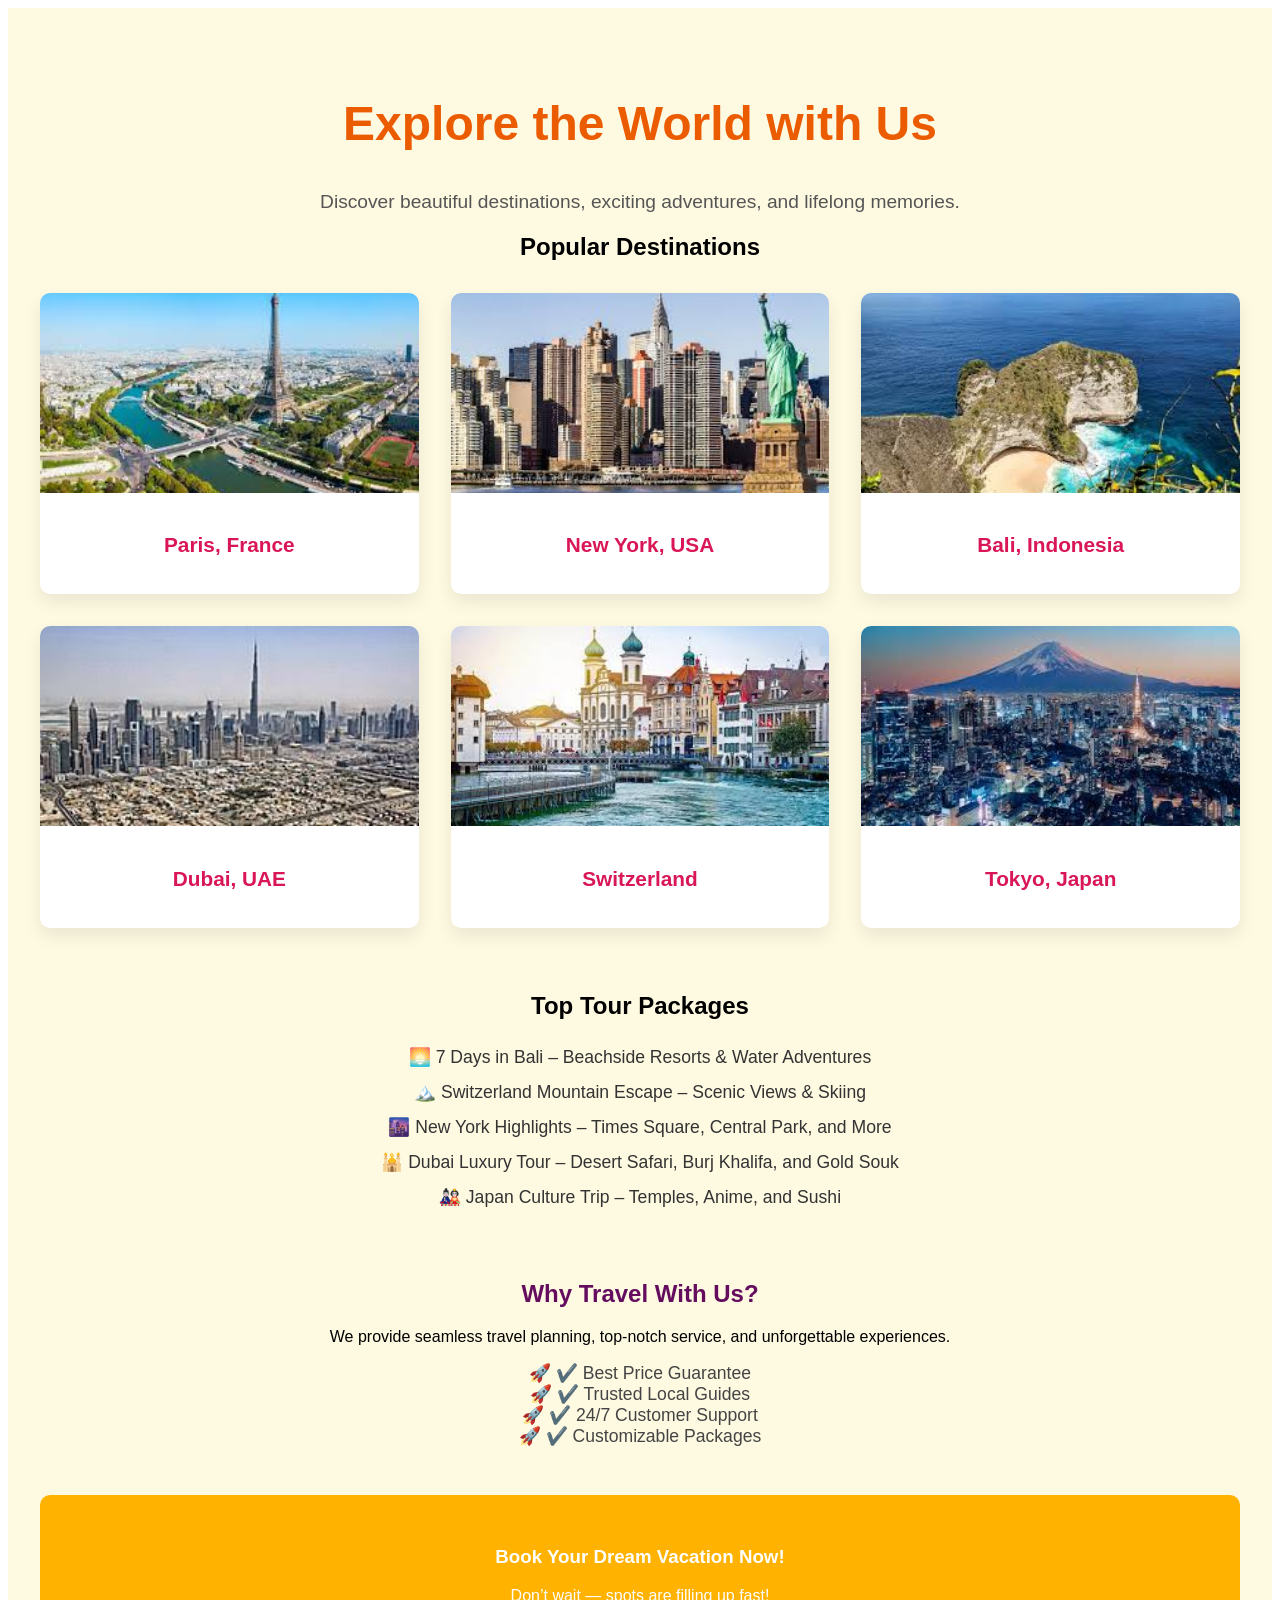
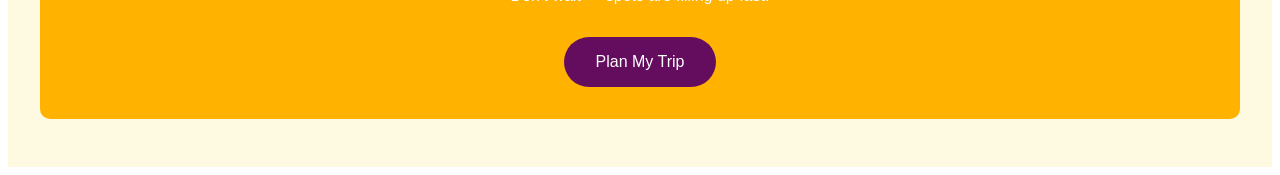
<file: taur-travel.html>
<!DOCTYPE html>
<html lang="en">
<head>
  <meta charset="UTF-8">
  <meta name="viewport" content="width=device-width, initial-scale=1.0">
  <title>Document</title>
  <link rel="stylesheet" href="taur-travel.css">
</head>
<body>
  <!-- Tour & Travel Page -->
<section class="travel-section">
  <div class="travel-container">

    <!-- Intro Section -->
    <header class="travel-header">
      <h1>Explore the World with Us</h1>
      <p>Discover beautiful destinations, exciting adventures, and lifelong memories.</p>
    </header>

    <!-- Destinations Grid -->
    <section class="destinations">
      <h2>Popular Destinations</h2>
      <div class="destination-grid">
        <div class="destination-card">
          <img src="paris.jpg" alt="Paris">
          <h3>Paris, France</h3>
        </div>
        <div class="destination-card">
          <img src="new york.jpg" alt="New York">
          <h3>New York, USA</h3>
        </div>
        <div class="destination-card">
          <img src="bali.jpg" alt="Bali">
          <h3>Bali, Indonesia</h3>
        </div>
        <div class="destination-card">
          <img src="dubai.jpg" alt="Dubai">
          <h3>Dubai, UAE</h3>
        </div>
        <div class="destination-card">
          <img src="switzerland.jpg" alt="Switzerland">
          <h3>Switzerland</h3>
        </div>
        <div class="destination-card">
          <img src="tokyo.jpg" alt="Tokyo">
          <h3>Tokyo, Japan</h3>
        </div>
      </div>
    </section>

    <!-- Tour Packages -->
    <section class="tour-packages">
      <h2>Top Tour Packages</h2>
      <ul>
        <li>🌅 7 Days in Bali – Beachside Resorts & Water Adventures</li>
        <li>🏔️ Switzerland Mountain Escape – Scenic Views & Skiing</li>
        <li>🌆 New York Highlights – Times Square, Central Park, and More</li>
        <li>🕌 Dubai Luxury Tour – Desert Safari, Burj Khalifa, and Gold Souk</li>
        <li>🎎 Japan Culture Trip – Temples, Anime, and Sushi</li>
      </ul>
    </section>

    <!-- Why Choose Us -->
    <section class="why-travel">
      <h2>Why Travel With Us?</h2>
      <p>We provide seamless travel planning, top-notch service, and unforgettable experiences.</p>
      <ul>
        <li>✔️ Best Price Guarantee</li>
        <li>✔️ Trusted Local Guides</li>
        <li>✔️ 24/7 Customer Support</li>
        <li>✔️ Customizable Packages</li>
      </ul>
    </section>

    <!-- Call to Action -->
    <section class="travel-cta">
      <h3>Book Your Dream Vacation Now!</h3>
      <p>Don’t wait — spots are filling up fast!</p>
      <button class="travel-button">Plan My Trip</button>
    </section>

  </div>
</section>

</body>
</html>
</file>
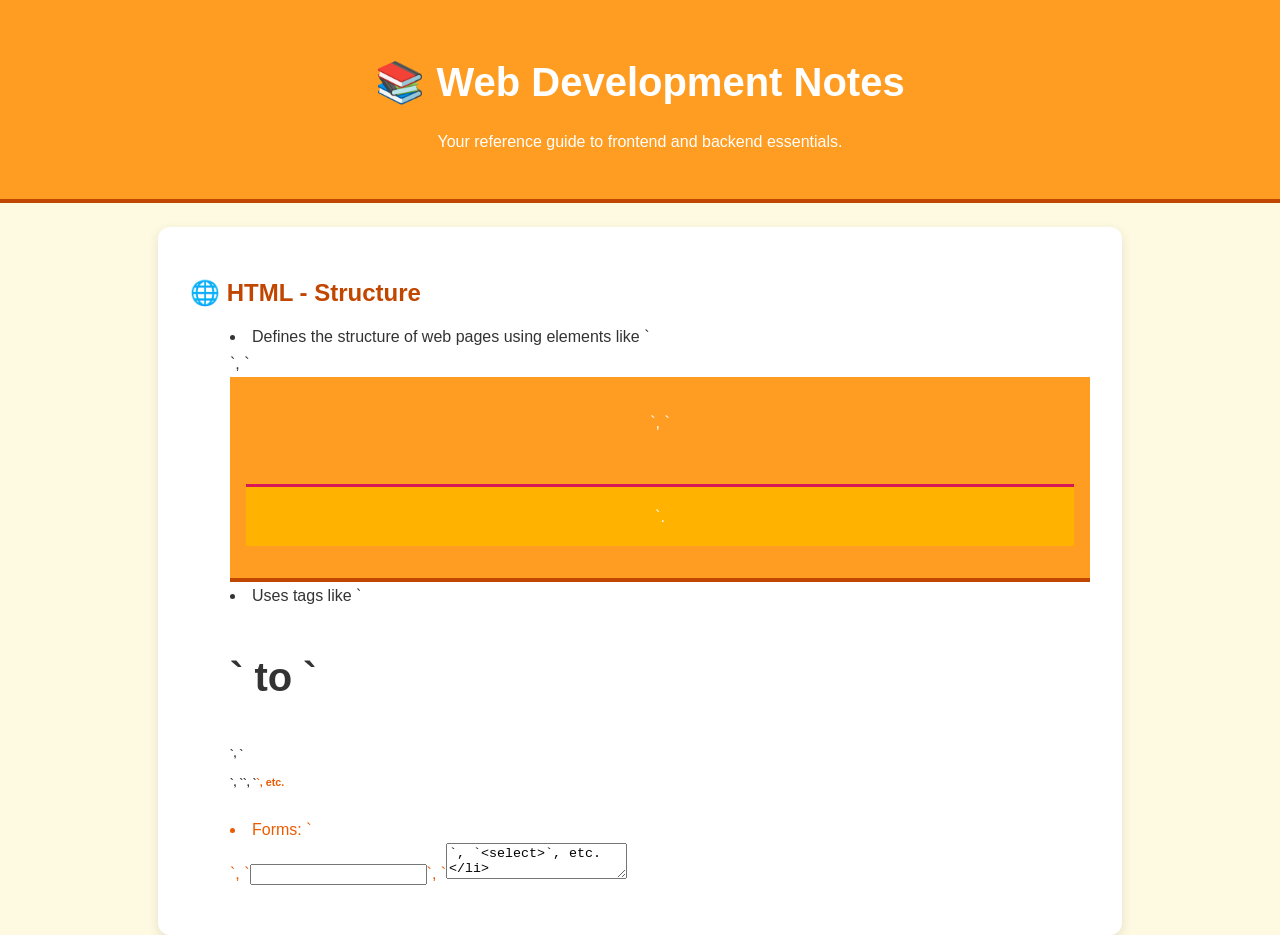
<file: web-development.html>
<!DOCTYPE html>
<html lang="en">
<head>
  <meta charset="UTF-8">
  <meta name="viewport" content="width=device-width, initial-scale=1">
  <title>Web Development Notes</title>
  <link rel="stylesheet" href="web-development.css">
</head>
<body>
  <header>
    <h1>📚 Web Development Notes</h1>
    <p>Your reference guide to frontend and backend essentials.</p>
  </header>

  <section class="note-section">
    <h2>🌐 HTML - Structure</h2>
    <ul>
      <li>Defines the structure of web pages using elements like `<div>`, `<header>`, `<footer>`.</li>
      <li>Uses tags like `<h1>` to `<h6>`, `<p>`, `<img>`, `<a>`, etc.</li>
      <li>Forms: `<form>`, `<input>`, `<textarea>`, `<select>`, etc.</li>
      <li>Semantic HTML improves accessibility (e.g., `<article>`, `<section>`, `<nav>`).</li>
    </ul>
  </section>

  <section class="note-section">
    <h2>🎨 CSS - Styling</h2>
    <ul>
      <li>Controls design, layout, colors, and animations.</li>
      <li>Three ways to apply: Inline, Internal (`<style>`), External (`.css` file).</li>
      <li>Selectors: class (`.box`), id (`#box`), element (`div`).</li>
      <li>Flexbox/Grid for layout; media queries for responsive design.</li>
    </ul>
  </section>

  <section class="note-section">
    <h2>⚙️ JavaScript - Interactivity</h2>
    <ul>
      <li>Makes pages dynamic—control DOM, events, animations.</li>
      <li>Variables: `var`, `let`, `const`.</li>
      <li>Functions, arrays, objects, loops, conditionals.</li>
      <li>Event listeners: `addEventListener('click', function) {}`</li>
    </ul>
  </section>

  <section class="note-section">
    <h2>🧠 Popular Tools and Frameworks</h2>
    <ul>
      <li>Frontend: Bootstrap, Tailwind CSS, React.js, Vue.js</li>
      <li>Backend: Node.js, Express.js, Python (Django, Flask)</li>
      <li>Database: MySQL, MongoDB, PostgreSQL</li>
      <li>Version Control: Git, GitHub</li>
    </ul>
  </section>

  <section class="note-section">
    <h2>🔗 Helpful Learning Resources</h2>
    <ul>
      <li><a href="https://www.freecodecamp.org/" target="_blank">FreeCodeCamp</a> - Full courses and certifications</li>
      <li><a href="https://www.geeksforgeeks.org/web-development/" target="_blank">GeeksforGeeks</a> - Concepts with examples</li>
      <li><a href="https://www.theodinproject.com/" target="_blank">The Odin Project</a> - Full-stack web dev curriculum</li>
      <li><a href="https://uxverse.io/" target="_blank">UXVerse</a> - UI/UX case studies & tips</li>
    </ul>
  </section>

  <footer>
    <p>Made with ❤️ by Ajay | © 2025</p>
  </footer>
</body>
</html>
</file>
<file: fastion-hub.css>
/* Fashion Hub Page */
.fashion-hub-section {
  background-color: #F9E1D3;
  padding: 3rem 2rem;
  font-family: 'Helvetica', sans-serif;
}

.fashion-container {
  max-width: 1200px;
  margin: auto;
  text-align: center;
}

.fashion-header {
  margin-bottom: 3rem;
}

.fashion-header h1 {
  font-size: 3rem;
  color: #640D5F;
}

.fashion-tagline {
  font-size: 1.2rem;
  color: #7a4c24;
  margin-top: 0.5rem;
}

/* Featured Collections Section */
.collections-section {
  margin-top: 4rem;
}

.collections-grid {
  display: grid;
  grid-template-columns: repeat(3, 1fr);
  gap: 2rem;
}

.collection-card {
  background-color: white;
  border-radius: 10px;
  padding: 1.5rem;
  box-shadow: 0 8px 22px rgba(0, 0, 0, 0.08);
  text-align: center;
}

.collection-card img {
  width: 100%;
  height: 200px;
  object-fit: cover;
  border-radius: 10px;
  margin-bottom: 1rem;
}

.collection-card h3 {
  font-size: 1.5rem;
  color: #640D5F;
  margin-bottom: 0.5rem;
}

/* Trending Styles Section */
.trending-section {
  margin-top: 4rem;
}

.trending-grid {
  display: grid;
  grid-template-columns: repeat(4, 1fr);
  gap: 2rem;
}

.trending-item {
  background-color: white;
  padding: 1.5rem;
  box-shadow: 0 8px 22px rgba(0, 0, 0, 0.08);
  border-radius: 10px;
  text-align: center;
}

.trending-item img {
  width: 100%;
  height: 200px;
  object-fit: cover;
  border-radius: 10px;
  margin-bottom: 1rem;
}

.trending-item h3 {
  font-size: 1.5rem;
  color: #640D5F;
  margin-bottom: 0.5rem;
}

/* Why Choose Section */
.why-choose-section {
  margin-top: 4rem;
}

.why-choose-list {
  list-style-type: none;
  padding: 0;
}

.why-choose-list li {
  font-size: 1.2rem;
  color: #7a4c24;
  margin-bottom: 1rem;
}

.why-choose-list strong {
  color: #640D5F;
}

/* Call to Action Section */
.cta-section {
  background-color: #FFB200;
  padding: 3rem 2rem;
  border-radius: 10px;
}

.cta-section h3 {
  font-size: 2rem;
  color: white;
  margin-bottom: 1rem;
}

.cta-button {
  background-color: #640D5F;
  color: white;
  padding: 1rem 2rem;
  border: none;
  border-radius: 25px;
  cursor: pointer;
  font-size: 1rem;
}

.cta-button:hover {
  background-color: #D91656;
}
</file>
<file: online-clinic.css>
/* Area Clinic Page */
.clinic-section {
  background-color: #FEF9E1;
  padding: 3rem 2rem;
  font-family: Arial, sans-serif;
}

.clinic-container {
  max-width: 1200px;
  margin: auto;
  text-align: center;
}

.clinic-header {
  margin-bottom: 3rem;
}

.clinic-header h1 {
  font-size: 3rem;
  color: #640D5F;
}

.clinic-tagline {
  font-size: 1.2rem;
  color: #7a4c24;
  margin-top: 0.5rem;
}

.doctors-section,
.services-section,
.testimonials-section,
.contact-section {
  margin-top: 4rem;
}

h2 {
  font-size: 2.5rem;
  color: #D91656;
  margin-bottom: 1rem;
}

.section-description {
  color: #7a4c24;
  font-size: 1.1rem;
  margin-bottom: 2rem;
}

/* Doctors Section */
.doctors-grid {
  display: grid;
  grid-template-columns: repeat(3, 1fr);
  gap: 2rem;
}

.doctor-card {
  background-color: white;
  border-radius: 10px;
  padding: 1.5rem;
  box-shadow: 0 8px 22px rgba(0, 0, 0, 0.08);
  text-align: center;
}

.doctor-card img {
  width: 100%;
  height: 200px;
  object-fit: cover;

  margin-bottom: 1rem;
}

.doctor-card h3 {
  color: #640D5F;
  font-size: 1.5rem;
  margin-bottom: 0.5rem;
}

.doctor-specialty {
  color: #7a4c24;
  font-size: 1.1rem;
  margin-bottom: 0.5rem;
}

/* Services Section */
.services-grid {
  display: grid;
  grid-template-columns: repeat(4, 1fr);
  gap: 2rem;
}

.service-card {
  background-color: white;
  border-radius: 10px;
  padding: 1.5rem;
  box-shadow: 0 8px 22px rgba(0, 0, 0, 0.08);
}

.service-card img {
  width: 100%;
  height: 200px;
  object-fit: cover;
  border-radius: 10px;
  margin-bottom: 1rem;
}

.service-card h3 {
  font-size: 1.3rem;
  color: #640D5F;
}

/* Testimonials Section */
.testimonials-grid {
  display: grid;
  grid-template-columns: repeat(3, 1fr);
  gap: 2rem;
}

.testimonial-card {
  background-color: white;
  padding: 1.5rem;
  box-shadow: 0 8px 22px rgba(0, 0, 0, 0.08);
  border-radius: 10px;
}

.testimonial-card p {
  font-size: 1rem;
  color: #7a4c24;
  margin-bottom: 0.5rem;
}

.patient-name {
  font-weight: bold;
  color: #640D5F;
}

/* Contact Section */
.contact-info {
  font-size: 1.2rem;
  color: #7a4c24;
  margin-bottom: 2rem;
}

.cta-section {
  background-color: #FFB200;
  padding: 3rem 2rem;
  border-radius: 10px;
}

.cta-section h3 {
  font-size: 2rem;
  color: white;
  margin-bottom: 1rem;
}

.cta-button {
  background-color: #640D5F;
  color: white;
  padding: 1rem 2rem;
  border: none;
  border-radius: 25px;
  cursor: pointer;
  font-size: 1rem;
}

.cta-button:hover {
  background-color: #D91656;
}
</file>
<file: online-education.css>
/* Online Education Page */
.education-section {
  background-color: #E5D0AC;
  padding: 3rem 2rem;
  font-family: Arial, sans-serif;
}

.education-container {
  max-width: 1200px;
  margin: auto;
  text-align: center;
}

.education-header {
  margin-bottom: 3rem;
}

.education-header h1 {
  font-size: 3rem;
  color: #640D5F;
}

.education-tagline {
  font-size: 1.2rem;
  color: #7a4c24;
  margin-top: 0.5rem;
}

/* Courses Section */
.courses-section {
  margin-top: 4rem;
}

.courses-grid {
  display: grid;
  grid-template-columns: repeat(3, 1fr);
  gap: 2rem;
}

.course-card {
  background-color: white;
  border-radius: 10px;
  padding: 1.5rem;
  box-shadow: 0 8px 22px rgba(0, 0, 0, 0.08);
  text-align: center;
}

.course-card img {
  width: 100%;
  height: 200px;
  object-fit: cover;
  border-radius: 10px;
  margin-bottom: 1rem;
}

.course-card h3 {
  font-size: 1.5rem;
  color: #640D5F;
  margin-bottom: 0.5rem;
}

/* Benefits Section */
.benefits-section {
  margin-top: 4rem;
}

.benefits-list {
  list-style-type: none;
  padding: 0;
}

.benefits-list li {
  font-size: 1.2rem;
  color: #7a4c24;
  margin-bottom: 1rem;
}

.benefits-list strong {
  color: #640D5F;
}

/* Testimonials Section */
.testimonials-section {
  margin-top: 4rem;
}

.testimonials-grid {
  display: grid;
  grid-template-columns: repeat(3, 1fr);
  gap: 2rem;
}

.testimonial-card {
  background-color: white;
  padding: 1.5rem;
  box-shadow: 0 8px 22px rgba(0, 0, 0, 0.08);
  border-radius: 10px;
}

.testimonial-card p {
  font-size: 1rem;
  color: #7a4c24;
  margin-bottom: 0.5rem;
}

.student-name {
  font-weight: bold;
  color: #640D5F;
}

/* Call to Action Section */
.cta-section {
  background-color: #FFB200;
  padding: 3rem 2rem;
  border-radius: 10px;
}

.cta-section h3 {
  font-size: 2rem;
  color: white;
  margin-bottom: 1rem;
}

.cta-button {
  background-color: #640D5F;
  color: white;
  padding: 1rem 2rem;
  border: none;
  border-radius: 25px;
  cursor: pointer;
  font-size: 1rem;
}

.cta-button:hover {
  background-color: #D91656;
}
</file>
<file: online.css>
/* Online Store */
.store-section {
  background: #FEF9E1;
  padding: 4rem 2rem;
}

.store-container {
  max-width: 1200px;
  margin: auto;
  text-align: center;
}

.store-section h2 {
  font-size: 2.8rem;
  color: var(--primary);
}

.store-tagline {
  color: #7a4c24;
  margin-bottom: 3rem;
  font-size: 1.1rem;
}

.product-grid {
  display: grid;
  grid-template-columns: repeat(5, 1fr);
  gap: 2rem;
  grid-template-rows: repeat(4, auto);
}

.product-card {
  background-color: white;
  border-radius: 20px;
  padding: 1.5rem;
  box-shadow: 0 8px 22px rgba(0,0,0,0.08);
  transition: transform 0.3s ease, box-shadow 0.3s ease;
}

.product-card:hover {
  transform: translateY(-5px);
  box-shadow: 0 15px 30px rgba(0,0,0,0.12);
}

.product-card img {
  width: 100%;
  height: 200px;
  object-fit: cover;
  border-radius: 12px;
  margin-bottom: 1rem;
}

.product-card h3 {
  color: var(--primary);
  font-size: 1.3rem;
  margin-bottom: 0.5rem;
}

.product-card .price {
  font-weight: bold;
  font-size: 1.1rem;
  color: var(--secondary);
  margin-bottom: 1rem;
}

.product-card button {
  background-color: var(--primary);
  color: white;
  border: none;
  padding: 0.6rem 1.2rem;
  font-size: 1rem;
  border-radius: 25px;
  cursor: pointer;
  transition: background-color 0.3s ease;
}

.product-card button:hover {
  background-color: var(--secondary);
}
</file>
<file: pre-launch.css>
/* Pre-Launch Tech Info Page */
.tech-info-section {
  background: #E5D0AC;
  padding: 3rem 2rem;
  font-family: 'Arial', sans-serif;
}

.tech-info-container {
  max-width: 1200px;
  margin: auto;
  text-align: center;
}

.tech-info-header {
  margin-bottom: 3rem;
}

.tech-info-header h1 {
  font-size: 3rem;
  color: #640D5F;
}

.tech-info-tagline {
  font-size: 1.2rem;
  color: #7a4c24;
  margin-top: 0.5rem;
}

.tech-info-body {
  margin-top: 4rem;
}

/* Section 1: Upcoming Technologies */
.tech-upcoming {
  margin-bottom: 4rem;
}

.tech-upcoming h2 {
  font-size: 2.5rem;
  color: #D91656;
}

.tech-upcoming .section-description {
  color: #7a4c24;
  margin-bottom: 2rem;
  font-size: 1.1rem;
}

.tech-cards {
  display: grid;
  grid-template-columns: repeat(3, 1fr);
  gap: 2rem;
}

.tech-card {
  background-color: white;
  border-radius: 10px;
  padding: 1.5rem;
  box-shadow: 0 8px 22px rgba(0, 0, 0, 0.08);
  transition: transform 0.3s ease, box-shadow 0.3s ease;
}

.tech-card:hover {
  transform: translateY(-5px);
  box-shadow: 0 15px 30px rgba(0, 0, 0, 0.12);
}

.tech-card img {
  width: 100%;
  height: 200px;
  object-fit: cover;
  border-radius: 8px;
  margin-bottom: 1rem;
}

.tech-card h3 {
  color: #640D5F;
  font-size: 1.3rem;
  margin-bottom: 0.5rem;
}

.tech-summary {
  color: #7a4c24;
  font-size: 1rem;
}

/* Section 2: Latest Tech News */
.tech-news {
  margin-bottom: 4rem;
}

.tech-news h2 {
  font-size: 2.5rem;
  color: #D91656;
}

.news-cards {
  display: grid;
  grid-template-columns: repeat(3, 1fr);
  gap: 2rem;
}

.news-card {
  background-color: white;
  border-radius: 10px;
  padding: 1.5rem;
  box-shadow: 0 8px 22px rgba(0, 0, 0, 0.08);
}

.news-card h3 {
  font-size: 1.3rem;
  color: #640D5F;
}

.news-summary {
  color: #7a4c24;
  font-size: 1rem;
}

/* Call to Action: Newsletter Form */
.cta-section {
  background-color: #FFB200;
  padding: 3rem 2rem;
  border-radius: 10px;
}

.cta-section h2 {
  font-size: 2.5rem;
  color: white;
  margin-bottom: 1rem;
}

.cta-section p {
  font-size: 1.1rem;
  color: white;
  margin-bottom: 2rem;
}

.cta-form input {
  padding: 1rem;
  font-size: 1rem;
  width: 60%;
  border-radius: 25px;
  border: none;
  margin-right: 1rem;
}

.cta-form button {
  padding: 1rem 2rem;
  background-color: #640D5F;
  color: white;
  border: none;
  border-radius: 25px;
  cursor: pointer;
  font-size: 1rem;
}

.cta-form button:hover {
  background-color: #D91656;
}
</file>
<file: restarurant.css>
/* Menu Section */
.menu {
  background-color: var(--bg-light);
  padding: 4rem 2rem;
}

.menu-container {
  max-width: 1200px;
  margin: 0 auto;
  text-align: center;
}

.menu h2 {
  font-size: 2.5rem;
  color: var(--primary);
  margin-bottom: 2rem;
}

.menu-grid {
  display: grid;
  grid-template-columns: repeat(auto-fit, minmax(250px, 1fr));
  gap: 2rem;
}

.menu-item {
  background: white;
  border-radius: 15px;
  box-shadow: 0 8px 20px rgba(0, 0, 0, 0.1);
  padding: 1.5rem;
  transition: transform 0.3s ease, box-shadow 0.3s ease;
}

.menu-item:hover {
  transform: translateY(-5px);
  box-shadow: 0 12px 25px rgba(0, 0, 0, 0.15);
}

.menu-item img {
  width: 100%;
  height: 160px;
  object-fit: cover;
  border-radius: 10px;
  margin-bottom: 1rem;
}

.menu-item h3 {
  font-size: 1.4rem;
  color: var(--primary);
  margin-bottom: 0.5rem;
}

.menu-item p {
  font-size: 0.95rem;
  margin-bottom: 0.75rem;
}

.menu-item .price {
  font-weight: bold;
  color: var(--secondary);
  font-size: 1.1rem;
}
</file>
<file: resume.css>
header {
  background-color: #FF9D23;
  padding: 20px;
  text-align: center;
  color: white;
}

.logo {
  height: 60px;
  border-radius: 10px;
}

.header-title {
  font-size: 2.5rem;
  margin: 10px 0;
}

.intro-text {
  margin: 5px 0;
  font-size: 1rem;
}

/* Navigation Bar */
.nav-bar ul {
  list-style: none;
  display: flex;
  justify-content: center;
  padding: 10px;
  background-color: #E5D0AC;
  margin: 0;
}

.nav-bar li {
  margin: 0 15px;
}

.nav-bar a {
  text-decoration: none;
  font-weight: bold;
  color: #640D5F;
}

.nav-link.active {
  color: #D91656;
}


body {

    color: rgb(133, 28, 21);
    font-family: Arial, Helvetica, sans-serif;
    background-color: rgb(223, 156, 112);
  margin: 0;
  padding: 20px;
}

.container {
  width: 50%;
  margin: auto;
  background: white;
  padding: 20px;
  box-shadow: 0px 0px 10px gray;
}

h2 {
  text-align: center;
}

form {
  display: flex;
  flex-direction: column;
}

label {
  font-weight: bold;
  margin-top: 10px;
}

input, textarea {
  padding: 10px;
  margin-top: 5px;
  border: 1px solid #ccc;
  border-radius: 5px;
  width: 100%;
}

button {
  margin-top: 15px;
  padding: 10px;
  background: blue;
  color: white;
  border: none;
  cursor: pointer;
}

button:hover {
  background: darkblue;
}

.hidden {
  display: none;
}

#resumeOutput {
  margin-top: 20px;
  padding: 20px;
  background: white;
  box-shadow: 0px 0px 10px gray;
}
</file>
<file: taur-travel.css>
/* Tour & Travel Page Styles */
.travel-section {
  background-color: #FEF9E1;
  padding: 3rem 2rem;
  font-family: 'Segoe UI', sans-serif;
}

.travel-container {
  max-width: 1200px;
  margin: auto;
  text-align: center;
}

.travel-header h1 {
  font-size: 3rem;
  color: #EB5B00;
}

.travel-header p {
  font-size: 1.2rem;
  color: #555;
  margin-top: 0.5rem;
}

/* Destination Grid */
.destination-grid {
  display: grid;
  grid-template-columns: repeat(3, 1fr);
  gap: 2rem;
  margin-top: 2rem;
}

.destination-card {
  background-color: white;
  border-radius: 10px;
  overflow: hidden;
  box-shadow: 0 8px 18px rgba(0, 0, 0, 0.08);
  transition: transform 0.3s ease;
}

.destination-card:hover {
  transform: scale(1.03);
}

.destination-card img {
  width: 100%;
  height: 200px;
  object-fit: cover;
}

.destination-card h3 {
  font-size: 1.3rem;
  color: #D91656;
  padding: 1rem;
}

/* Tour Packages */
.tour-packages {
  margin-top: 4rem;
}

.tour-packages ul {
  list-style: none;
  padding: 0;
  color: #333;
  font-size: 1.1rem;
  line-height: 2;
}

/* Why Travel Section */
.why-travel {
  margin-top: 4rem;
}

.why-travel h2 {
  color: #640D5F;
}

.why-travel ul {
  list-style-type: none;
  padding: 0;
  font-size: 1.1rem;
  color: #444;
}

.why-travel li::before {
  content: '🚀 ';
}

/* Call to Action */
.travel-cta {
  margin-top: 3rem;
  background-color: #FFB200;
  padding: 2rem;
  border-radius: 10px;
  color: white;
}

.travel-button {
  margin-top: 1rem;
  background-color: #640D5F;
  color: white;
  padding: 1rem 2rem;
  border: none;
  font-size: 1rem;
  border-radius: 25px;
  cursor: pointer;
  transition: background 0.3s ease;
}

.travel-button:hover {
  background-color: #D91656;
}
</file>
<file: web-development.css>
body {
  font-family: 'Segoe UI', sans-serif;
  background-color: #FEF9E1;
  margin: 0;
  padding: 0;
  color: #333;
}

header {
  background-color: #FF9D23;
  color: white;
  text-align: center;
  padding: 2rem 1rem;
  border-bottom: 4px solid #C14600;
}

h1 {
  font-size: 2.5rem;
}

.note-section {
  padding: 2rem;
  max-width: 900px;
  margin: auto;
  background: white;
  margin-top: 1.5rem;
  border-radius: 12px;
  box-shadow: 0 4px 12px rgba(0,0,0,0.1);
}

.note-section h2 {
  color: #C14600;
  margin-bottom: 1rem;
}

.note-section ul {
  list-style: disc inside;
  line-height: 1.7;
}

.note-section a {
  color: #EB5B00;
  text-decoration: none;
}

.note-section a:hover {
  text-decoration: underline;
}

footer {
  background-color: #FFB200;
  text-align: center;
  padding: 1rem;
  color: white;
  margin-top: 3rem;
  border-top: 3px solid #D91656;
}
</file>
